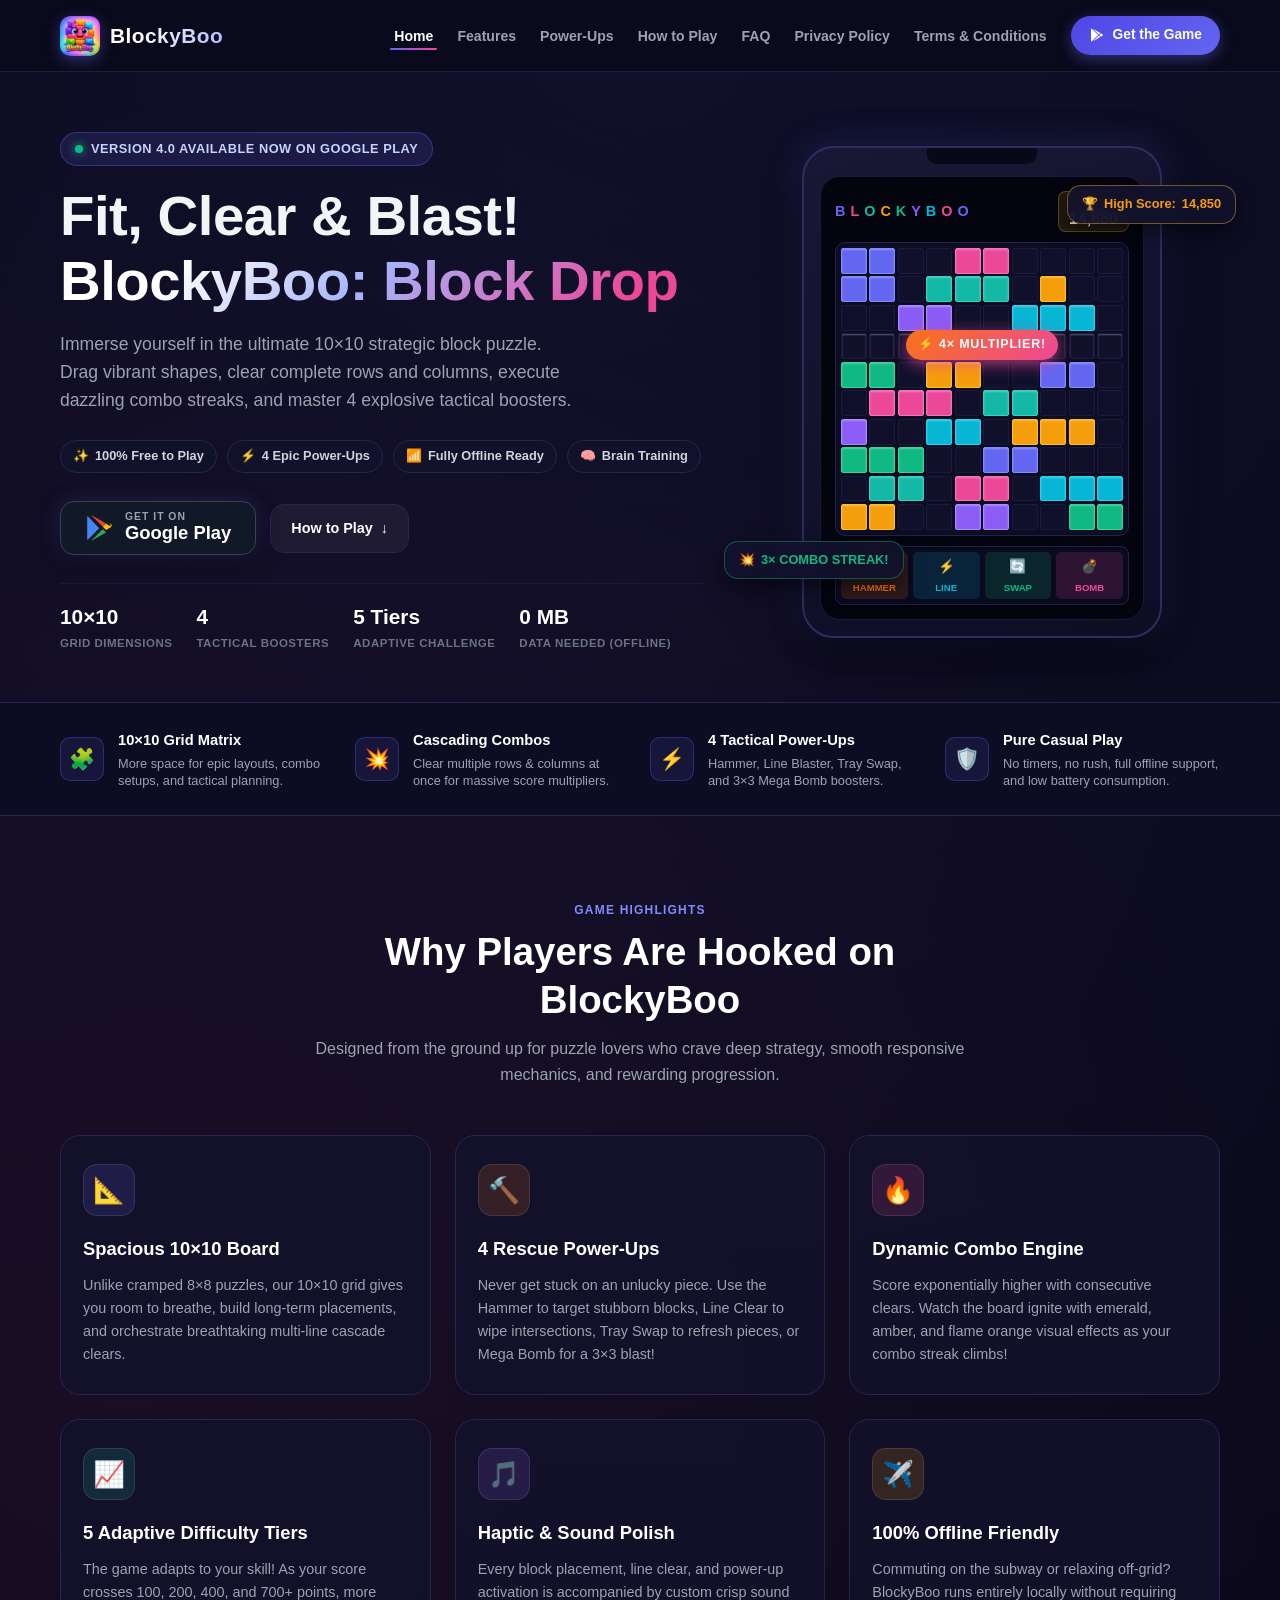
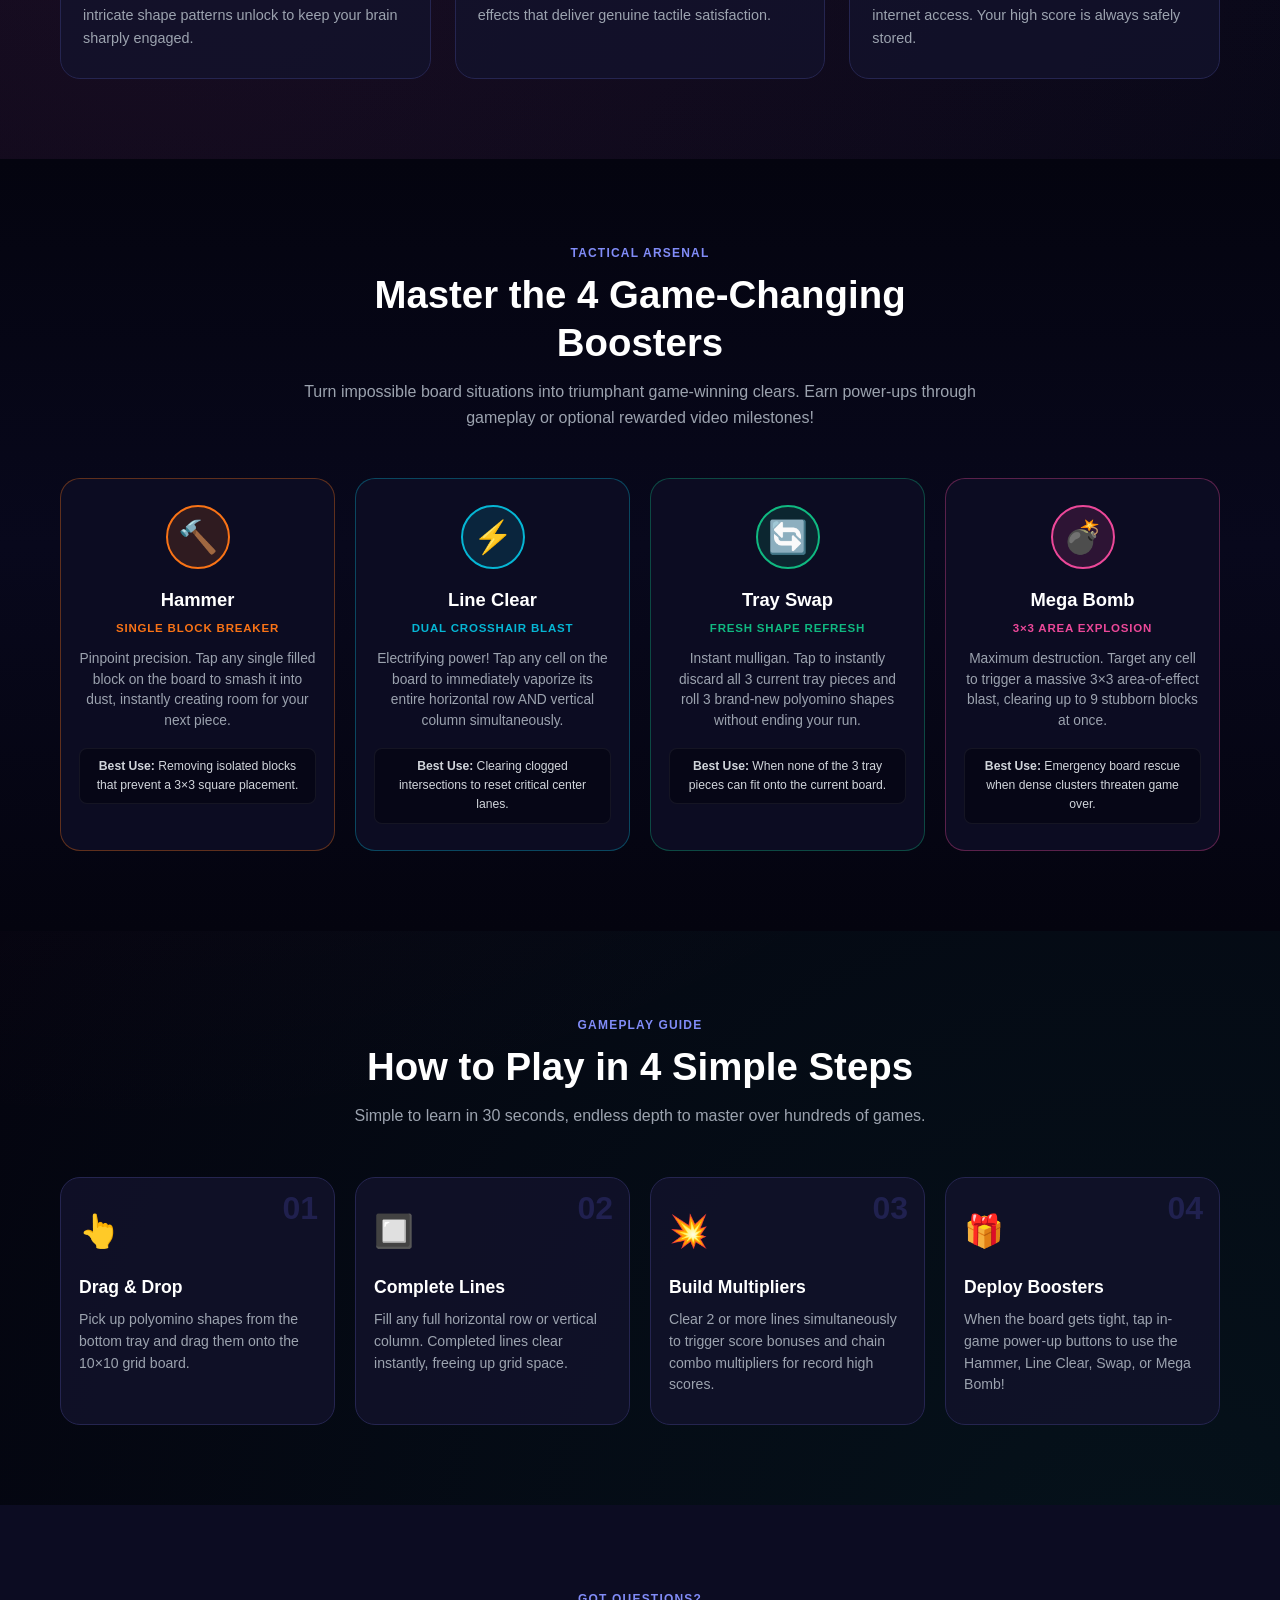
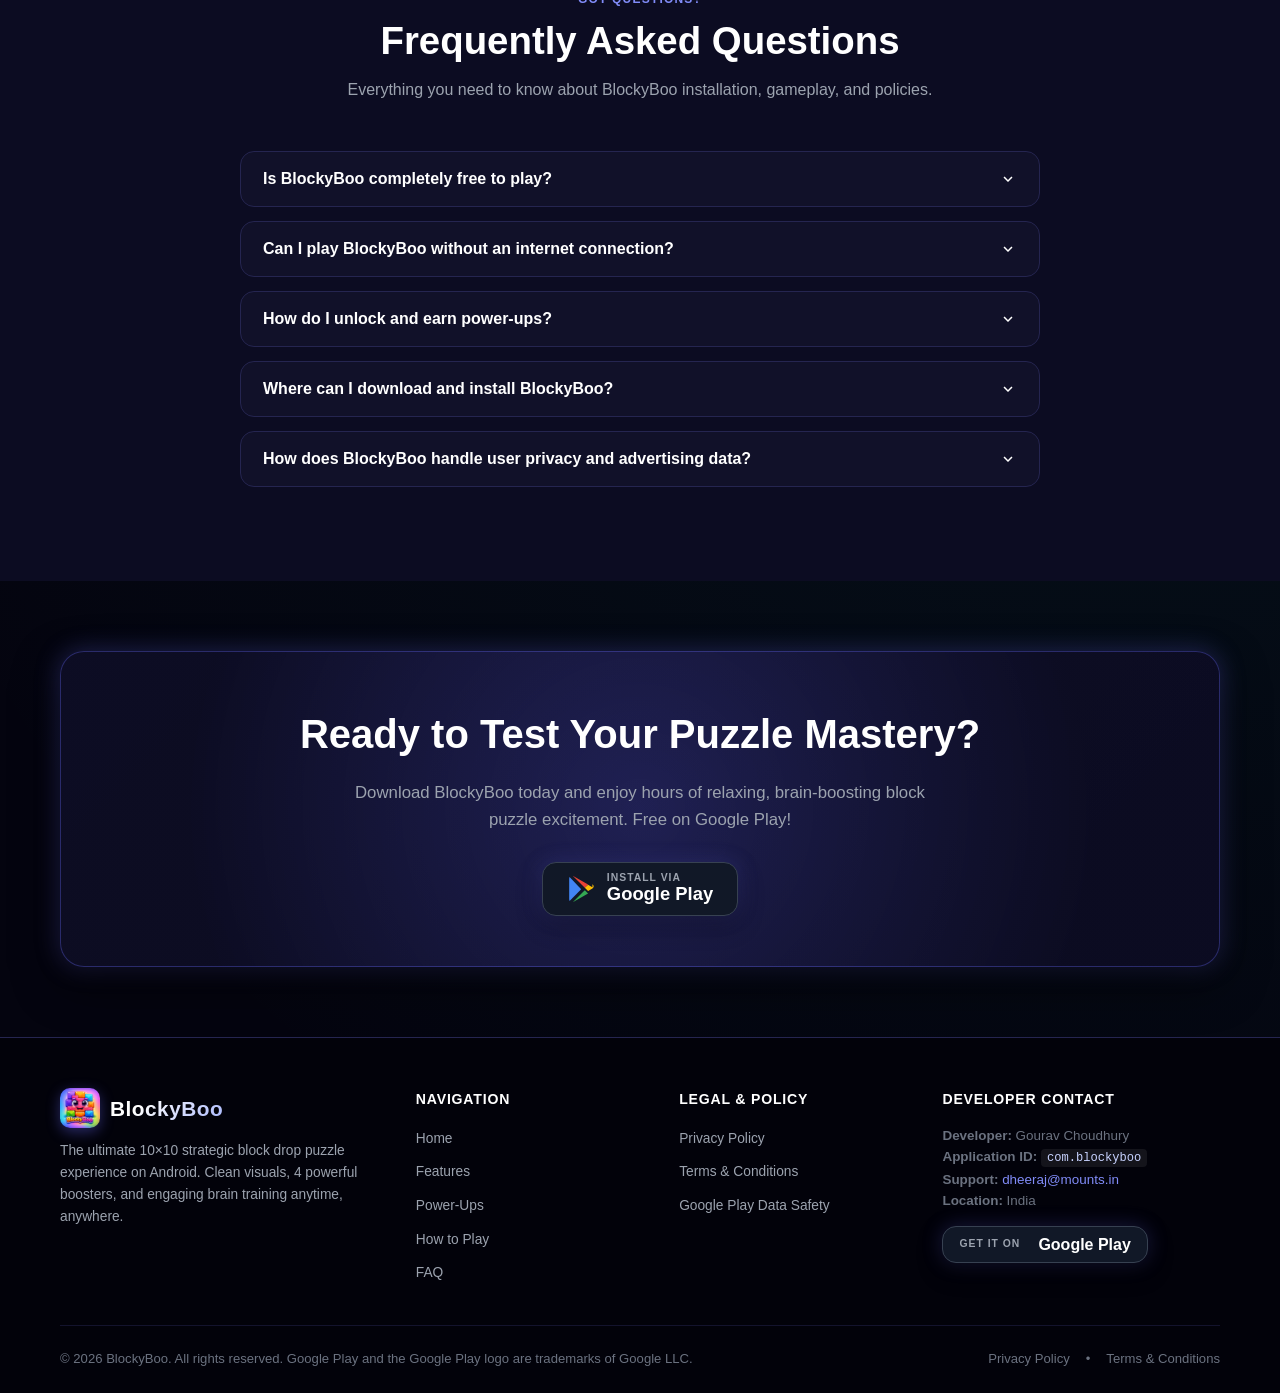
<file: index.html>
<!DOCTYPE html>
<html lang="en">
<head>
  <meta charset="UTF-8">
  <meta name="viewport" content="width=device-width, initial-scale=1.0">
  <title>BlockyBoo: Block Drop Puzzle - Official Game Website</title>
  <meta name="description" content="Experience BlockyBoo: The ultimate 10x10 block drop puzzle game. Clear lines, trigger explosive combos, unlock 4 unique power-ups, and train your brain offline. Download free on Google Play!">
  <meta name="keywords" content="BlockyBoo, block puzzle game, 10x10 puzzle, block drop, brain training, casual puzzle, mobile game, offline game, android puzzle game">
  
  <!-- Open Graph / Facebook -->
  <meta property="og:type" content="website">
  <meta property="og:url" content="https://blockyboo.com/">
  <meta property="og:title" content="BlockyBoo: Block Drop Puzzle - The Ultimate 10x10 Puzzle">
  <meta property="og:description" content="Fit, clear, and blast blocks in this addictive 10x10 grid puzzle. Features 4 epic power-ups and offline brain training!">
  <meta property="og:image" content="assets/icon.png">

  <!-- Twitter Card -->
  <meta name="twitter:card" content="summary_large_image">
  <meta name="twitter:title" content="BlockyBoo: Block Drop Puzzle">
  <meta name="twitter:description" content="Fit, clear, and blast blocks in this addictive 10x10 grid puzzle. Features 4 epic power-ups and offline brain training!">
  <meta name="twitter:image" content="assets/icon.png">

  <!-- Favicon -->
  <link rel="icon" type="image/png" href="assets/icon.png">
  <link rel="apple-touch-icon" href="assets/icon.png">

  <!-- Stylesheet -->
  <link rel="stylesheet" href="styles.css">
</head>
<body>

  <!-- ========================================================================
       Navigation Bar (Interlinked across all pages)
       ======================================================================== -->
  <header class="site-header">
    <div class="container nav-container">
      <a href="index.html" class="brand-link" aria-label="BlockyBoo Home">
        <img src="assets/icon.png" alt="BlockyBoo Game Logo" class="brand-icon" width="40" height="40">
        <span class="brand-text">BlockyBoo</span>
      </a>

      <!-- Mobile Hamburger Toggle -->
      <button class="mobile-toggle" aria-label="Toggle navigation menu" aria-expanded="false">
        <span></span>
        <span></span>
        <span></span>
      </button>

      <!-- Main Navigation Menu -->
      <nav class="main-nav" aria-label="Main Navigation">
        <ul class="nav-list">
          <li><a href="index.html" class="nav-link active">Home</a></li>
          <li><a href="#features" class="nav-link">Features</a></li>
          <li><a href="#powerups" class="nav-link">Power-Ups</a></li>
          <li><a href="#how-to-play" class="nav-link">How to Play</a></li>
          <li><a href="#faq" class="nav-link">FAQ</a></li>
          <li><a href="privacy-policy.html" class="nav-link">Privacy Policy</a></li>
          <li><a href="terms-and-conditions.html" class="nav-link">Terms &amp; Conditions</a></li>
        </ul>

        <!-- Direct Play Store Download Action -->
        <a href="https://play.google.com/store/apps/details?id=com.blockyboo" target="_blank" rel="noopener noreferrer" class="nav-cta" title="Get BlockyBoo on Google Play">
          <svg viewBox="0 0 24 24" aria-hidden="true">
            <path d="M3,20.5V3.5C3,2.91 3.34,2.39 3.84,2.15L13.69,12L3.84,21.85C3.34,21.6 3,21.09 3,20.5M16.81,15.12L6.05,21.34L14.54,12.85L16.81,15.12M20.16,10.81C20.5,11.08 20.75,11.5 20.75,12C20.75,12.5 20.5,12.92 20.16,13.19L17.89,14.5L15.39,12L17.89,9.5L20.16,10.81M6.05,2.66L16.81,8.88L14.54,11.15L6.05,2.66Z" />
          </svg>
          <span>Get the Game</span>
        </a>
      </nav>
    </div>
  </header>

  <main>
    <!-- ========================================================================
         Hero Section
         ======================================================================== -->
    <section class="hero-section">
      <div class="container hero-grid">
        <div class="hero-content">
          <div class="hero-tag">
            <span class="hero-tag-pulse"></span>
            <span>Version 4.0 Available Now on Google Play</span>
          </div>

          <h1 class="hero-title">
            Fit, Clear &amp; Blast! <br>
            <span class="text-gradient">BlockyBoo: Block Drop</span>
          </h1>

          <p class="hero-subtitle">
            Immerse yourself in the ultimate 10×10 strategic block puzzle. Drag vibrant shapes, clear complete rows and columns, execute dazzling combo streaks, and master 4 explosive tactical boosters.
          </p>

          <div class="hero-badges-row">
            <div class="feature-pill"><span class="pill-icon">✨</span> 100% Free to Play</div>
            <div class="feature-pill"><span class="pill-icon">⚡</span> 4 Epic Power-Ups</div>
            <div class="feature-pill"><span class="pill-icon">📶</span> Fully Offline Ready</div>
            <div class="feature-pill"><span class="pill-icon">🧠</span> Brain Training</div>
          </div>

          <div class="hero-actions">
            <!-- Google Play Store Direct CTA -->
            <a href="https://play.google.com/store/apps/details?id=com.blockyboo" target="_blank" rel="noopener noreferrer" class="btn-playstore" aria-label="Download BlockyBoo on Google Play">
              <svg class="play-icon" viewBox="0 0 512 512" fill="none" xmlns="http://www.w3.org/2000/svg" aria-hidden="true">
                <path d="M325.3 234.3L104.6 13l280.8 161.2-60.1 60.1z" fill="#ea4335"/>
                <path d="M47 38.6c-4.2 8.4-6.6 18.2-6.6 29v376.8c0 10.8 2.4 20.6 6.6 29l212.1-212.2L47 38.6z" fill="#4285f4"/>
                <path d="M325.3 277.7l60.1 60.1L104.6 499l220.7-221.3z" fill="#34a853"/>
                <path d="M465 223.1L385.4 177.3l-60.1 57 60.1 57 79.6-45.8c13.8-7.9 22.3-22.7 22.3-39.2s-8.5-31.3-22.3-39.2z" fill="#fbbc04"/>
              </svg>
              <div class="btn-text-wrap">
                <span class="btn-micro">GET IT ON</span>
                <span class="btn-macro">Google Play</span>
              </div>
            </a>

            <a href="#how-to-play" class="btn-secondary">
              <span>How to Play</span>
              <span>↓</span>
            </a>
          </div>

          <div class="hero-stats-row">
            <div class="stat-item">
              <span class="stat-val">10×10</span>
              <span class="stat-label">Grid Dimensions</span>
            </div>
            <div class="stat-item">
              <span class="stat-val">4</span>
              <span class="stat-label">Tactical Boosters</span>
            </div>
            <div class="stat-item">
              <span class="stat-val">5 Tiers</span>
              <span class="stat-label">Adaptive Challenge</span>
            </div>
            <div class="stat-item">
              <span class="stat-val">0 MB</span>
              <span class="stat-label">Data Needed (Offline)</span>
            </div>
          </div>
        </div>

        <!-- Phone Mockup Preview -->
        <div class="hero-mockup-wrapper">
          <div class="mockup-floater floater-1">
            <span>🏆</span> High Score: <strong>14,850</strong>
          </div>
          <div class="mockup-floater floater-2">
            <span>💥</span> <strong>3× COMBO STREAK!</strong>
          </div>

          <div class="device-frame">
            <div class="device-notch"></div>
            
            <div class="game-preview-screen">
              <div class="preview-top-bar">
                <div class="preview-logo-badge">
                  <span style="color:#6366f1">B</span>
                  <span style="color:#ec4899">L</span>
                  <span style="color:#14b8a6">O</span>
                  <span style="color:#f59e0b">C</span>
                  <span style="color:#10b981">K</span>
                  <span style="color:#8b5cf6">Y</span>
                  <span style="color:#06b6d4">B</span>
                  <span style="color:#ec4899">O</span>
                  <span style="color:#6366f1">O</span>
                </div>
                <div class="preview-score-box">
                  <div class="preview-score-label">SCORE</div>
                  <div class="preview-score-num">14,850</div>
                </div>
              </div>

              <!-- 10x10 Interactive Puzzle Board Preview -->
              <div class="preview-board-wrap">
                <div class="floating-combo-tag">⚡ 4× MULTIPLIER!</div>
                
                <div class="puzzle-grid-10" id="previewGrid">
                  <!-- Row 0 -->
                  <div class="p-cell filled c-indigo"></div><div class="p-cell filled c-indigo"></div><div class="p-cell"></div><div class="p-cell"></div><div class="p-cell filled c-pink"></div><div class="p-cell filled c-pink"></div><div class="p-cell"></div><div class="p-cell"></div><div class="p-cell"></div><div class="p-cell"></div>
                  <!-- Row 1 -->
                  <div class="p-cell filled c-indigo"></div><div class="p-cell filled c-indigo"></div><div class="p-cell"></div><div class="p-cell filled c-teal"></div><div class="p-cell filled c-teal"></div><div class="p-cell filled c-teal"></div><div class="p-cell"></div><div class="p-cell filled c-amber"></div><div class="p-cell"></div><div class="p-cell"></div>
                  <!-- Row 2 -->
                  <div class="p-cell"></div><div class="p-cell"></div><div class="p-cell filled c-purple"></div><div class="p-cell filled c-purple"></div><div class="p-cell"></div><div class="p-cell"></div><div class="p-cell filled c-cyan"></div><div class="p-cell filled c-cyan"></div><div class="p-cell filled c-cyan"></div><div class="p-cell"></div>
                  <!-- Row 3 (Full Line Clearing) -->
                  <div class="p-cell filled clearing"></div><div class="p-cell filled clearing"></div><div class="p-cell filled clearing"></div><div class="p-cell filled clearing"></div><div class="p-cell filled clearing"></div><div class="p-cell filled clearing"></div><div class="p-cell filled clearing"></div><div class="p-cell filled clearing"></div><div class="p-cell filled clearing"></div><div class="p-cell filled clearing"></div>
                  <!-- Row 4 -->
                  <div class="p-cell filled c-green"></div><div class="p-cell filled c-green"></div><div class="p-cell"></div><div class="p-cell filled c-amber"></div><div class="p-cell filled c-amber"></div><div class="p-cell"></div><div class="p-cell"></div><div class="p-cell filled c-indigo"></div><div class="p-cell filled c-indigo"></div><div class="p-cell"></div>
                  <!-- Row 5 -->
                  <div class="p-cell"></div><div class="p-cell filled c-pink"></div><div class="p-cell filled c-pink"></div><div class="p-cell filled c-pink"></div><div class="p-cell"></div><div class="p-cell filled c-teal"></div><div class="p-cell filled c-teal"></div><div class="p-cell"></div><div class="p-cell"></div><div class="p-cell"></div>
                  <!-- Row 6 -->
                  <div class="p-cell filled c-purple"></div><div class="p-cell"></div><div class="p-cell"></div><div class="p-cell filled c-cyan"></div><div class="p-cell filled c-cyan"></div><div class="p-cell"></div><div class="p-cell filled c-amber"></div><div class="p-cell filled c-amber"></div><div class="p-cell filled c-amber"></div><div class="p-cell"></div>
                  <!-- Row 7 -->
                  <div class="p-cell filled c-green"></div><div class="p-cell filled c-green"></div><div class="p-cell filled c-green"></div><div class="p-cell"></div><div class="p-cell"></div><div class="p-cell filled c-indigo"></div><div class="p-cell filled c-indigo"></div><div class="p-cell"></div><div class="p-cell"></div><div class="p-cell"></div>
                  <!-- Row 8 -->
                  <div class="p-cell"></div><div class="p-cell filled c-teal"></div><div class="p-cell filled c-teal"></div><div class="p-cell"></div><div class="p-cell filled c-pink"></div><div class="p-cell filled c-pink"></div><div class="p-cell"></div><div class="p-cell filled c-cyan"></div><div class="p-cell filled c-cyan"></div><div class="p-cell filled c-cyan"></div>
                  <!-- Row 9 -->
                  <div class="p-cell filled c-amber"></div><div class="p-cell filled c-amber"></div><div class="p-cell"></div><div class="p-cell"></div><div class="p-cell filled c-purple"></div><div class="p-cell filled c-purple"></div><div class="p-cell"></div><div class="p-cell"></div><div class="p-cell filled c-green"></div><div class="p-cell filled c-green"></div>
                </div>
              </div>

              <!-- Power-Up Quick Bar Preview -->
              <div class="preview-power-bar">
                <div class="preview-p-btn hammer">
                  <span class="preview-p-icon">🔨</span>
                  <span>HAMMER</span>
                </div>
                <div class="preview-p-btn line">
                  <span class="preview-p-icon">⚡</span>
                  <span>LINE</span>
                </div>
                <div class="preview-p-btn swap">
                  <span class="preview-p-icon">🔄</span>
                  <span>SWAP</span>
                </div>
                <div class="preview-p-btn bomb">
                  <span class="preview-p-icon">💣</span>
                  <span>BOMB</span>
                </div>
              </div>
            </div>
          </div>
        </div>
      </div>
    </section>

    <!-- ========================================================================
         Highlights Strip
         ======================================================================== -->
    <section class="highlights-strip">
      <div class="container highlights-grid">
        <div class="highlight-box">
          <div class="h-icon-wrap">🧩</div>
          <div class="h-content">
            <h3>10×10 Grid Matrix</h3>
            <p>More space for epic layouts, combo setups, and tactical planning.</p>
          </div>
        </div>

        <div class="highlight-box">
          <div class="h-icon-wrap">💥</div>
          <div class="h-content">
            <h3>Cascading Combos</h3>
            <p>Clear multiple rows &amp; columns at once for massive score multipliers.</p>
          </div>
        </div>

        <div class="highlight-box">
          <div class="h-icon-wrap">⚡</div>
          <div class="h-content">
            <h3>4 Tactical Power-Ups</h3>
            <p>Hammer, Line Blaster, Tray Swap, and 3×3 Mega Bomb boosters.</p>
          </div>
        </div>

        <div class="highlight-box">
          <div class="h-icon-wrap">🛡️</div>
          <div class="h-content">
            <h3>Pure Casual Play</h3>
            <p>No timers, no rush, full offline support, and low battery consumption.</p>
          </div>
        </div>
      </div>
    </section>

    <!-- ========================================================================
         Features Section
         ======================================================================== -->
    <section id="features" class="features-section">
      <div class="container">
        <div class="section-header">
          <span class="section-tag">Game Highlights</span>
          <h2 class="section-title">Why Players Are Hooked on BlockyBoo</h2>
          <p class="section-desc">
            Designed from the ground up for puzzle lovers who crave deep strategy, smooth responsive mechanics, and rewarding progression.
          </p>
        </div>

        <div class="features-grid">
          <div class="feature-card">
            <div class="f-icon-box indigo">📐</div>
            <h3 class="f-title">Spacious 10×10 Board</h3>
            <p class="f-desc">
              Unlike cramped 8×8 puzzles, our 10×10 grid gives you room to breathe, build long-term placements, and orchestrate breathtaking multi-line cascade clears.
            </p>
          </div>

          <div class="feature-card">
            <div class="f-icon-box orange">🔨</div>
            <h3 class="f-title">4 Rescue Power-Ups</h3>
            <p class="f-desc">
              Never get stuck on an unlucky piece. Use the Hammer to target stubborn blocks, Line Clear to wipe intersections, Tray Swap to refresh pieces, or Mega Bomb for a 3×3 blast!
            </p>
          </div>

          <div class="feature-card">
            <div class="f-icon-box pink">🔥</div>
            <h3 class="f-title">Dynamic Combo Engine</h3>
            <p class="f-desc">
              Score exponentially higher with consecutive clears. Watch the board ignite with emerald, amber, and flame orange visual effects as your combo streak climbs!
            </p>
          </div>

          <div class="feature-card">
            <div class="f-icon-box teal">📈</div>
            <h3 class="f-title">5 Adaptive Difficulty Tiers</h3>
            <p class="f-desc">
              The game adapts to your skill! As your score crosses 100, 200, 400, and 700+ points, more intricate shape patterns unlock to keep your brain sharply engaged.
            </p>
          </div>

          <div class="feature-card">
            <div class="f-icon-box purple">🎵</div>
            <h3 class="f-title">Haptic &amp; Sound Polish</h3>
            <p class="f-desc">
              Every block placement, line clear, and power-up activation is accompanied by custom crisp sound effects that deliver genuine tactile satisfaction.
            </p>
          </div>

          <div class="feature-card">
            <div class="f-icon-box amber">✈️</div>
            <h3 class="f-title">100% Offline Friendly</h3>
            <p class="f-desc">
              Commuting on the subway or relaxing off-grid? BlockyBoo runs entirely locally without requiring internet access. Your high score is always safely stored.
            </p>
          </div>
        </div>
      </div>
    </section>

    <!-- ========================================================================
         Power-Ups Showcase
         ======================================================================== -->
    <section id="powerups" class="powerups-section">
      <div class="container">
        <div class="section-header">
          <span class="section-tag">Tactical Arsenal</span>
          <h2 class="section-title">Master the 4 Game-Changing Boosters</h2>
          <p class="section-desc">
            Turn impossible board situations into triumphant game-winning clears. Earn power-ups through gameplay or optional rewarded video milestones!
          </p>
        </div>

        <div class="powerups-grid">
          <!-- Hammer -->
          <div class="power-card hammer">
            <div class="power-icon-circle">🔨</div>
            <h3 class="power-name">Hammer</h3>
            <div class="power-tagline">Single Block Breaker</div>
            <p class="power-desc">
              Pinpoint precision. Tap any single filled block on the board to smash it into dust, instantly creating room for your next piece.
            </p>
            <div class="power-tip-box">
              <strong>Best Use:</strong> Removing isolated blocks that prevent a 3×3 square placement.
            </div>
          </div>

          <!-- Line Clear -->
          <div class="power-card line">
            <div class="power-icon-circle">⚡</div>
            <h3 class="power-name">Line Clear</h3>
            <div class="power-tagline">Dual Crosshair Blast</div>
            <p class="power-desc">
              Electrifying power! Tap any cell on the board to immediately vaporize its entire horizontal row AND vertical column simultaneously.
            </p>
            <div class="power-tip-box">
              <strong>Best Use:</strong> Clearing clogged intersections to reset critical center lanes.
            </div>
          </div>

          <!-- Tray Swap -->
          <div class="power-card swap">
            <div class="power-icon-circle">🔄</div>
            <h3 class="power-name">Tray Swap</h3>
            <div class="power-tagline">Fresh Shape Refresh</div>
            <p class="power-desc">
              Instant mulligan. Tap to instantly discard all 3 current tray pieces and roll 3 brand-new polyomino shapes without ending your run.
            </p>
            <div class="power-tip-box">
              <strong>Best Use:</strong> When none of the 3 tray pieces can fit onto the current board.
            </div>
          </div>

          <!-- Mega Bomb -->
          <div class="power-card bomb">
            <div class="power-icon-circle">💣</div>
            <h3 class="power-name">Mega Bomb</h3>
            <div class="power-tagline">3×3 Area Explosion</div>
            <p class="power-desc">
              Maximum destruction. Target any cell to trigger a massive 3×3 area-of-effect blast, clearing up to 9 stubborn blocks at once.
            </p>
            <div class="power-tip-box">
              <strong>Best Use:</strong> Emergency board rescue when dense clusters threaten game over.
            </div>
          </div>
        </div>
      </div>
    </section>

    <!-- ========================================================================
         How to Play Section
         ======================================================================== -->
    <section id="how-to-play" class="how-to-section">
      <div class="container">
        <div class="section-header">
          <span class="section-tag">Gameplay Guide</span>
          <h2 class="section-title">How to Play in 4 Simple Steps</h2>
          <p class="section-desc">
            Simple to learn in 30 seconds, endless depth to master over hundreds of games.
          </p>
        </div>

        <div class="steps-timeline">
          <div class="step-card">
            <span class="step-num">01</span>
            <div class="step-icon">👆</div>
            <h3 class="step-title">Drag &amp; Drop</h3>
            <p class="step-desc">
              Pick up polyomino shapes from the bottom tray and drag them onto the 10×10 grid board.
            </p>
          </div>

          <div class="step-card">
            <span class="step-num">02</span>
            <div class="step-icon">🔲</div>
            <h3 class="step-title">Complete Lines</h3>
            <p class="step-desc">
              Fill any full horizontal row or vertical column. Completed lines clear instantly, freeing up grid space.
            </p>
          </div>

          <div class="step-card">
            <span class="step-num">03</span>
            <div class="step-icon">💥</div>
            <h3 class="step-title">Build Multipliers</h3>
            <p class="step-desc">
              Clear 2 or more lines simultaneously to trigger score bonuses and chain combo multipliers for record high scores.
            </p>
          </div>

          <div class="step-card">
            <span class="step-num">04</span>
            <div class="step-icon">🎁</div>
            <h3 class="step-title">Deploy Boosters</h3>
            <p class="step-desc">
              When the board gets tight, tap in-game power-up buttons to use the Hammer, Line Clear, Swap, or Mega Bomb!
            </p>
          </div>
        </div>
      </div>
    </section>

    <!-- ========================================================================
         FAQ Section
         ======================================================================== -->
    <section id="faq" class="faq-section">
      <div class="container">
        <div class="section-header">
          <span class="section-tag">Got Questions?</span>
          <h2 class="section-title">Frequently Asked Questions</h2>
          <p class="section-desc">Everything you need to know about BlockyBoo installation, gameplay, and policies.</p>
        </div>

        <div class="faq-container">
          <div class="faq-item">
            <button class="faq-header" aria-expanded="false">
              <span>Is BlockyBoo completely free to play?</span>
              <svg class="faq-arrow" viewBox="0 0 24 24"><path d="M7.41 8.59L12 13.17l4.59-4.58L18 10l-6 6-6-6 1.41-1.41z"/></svg>
            </button>
            <div class="faq-body">
              <p>Yes! BlockyBoo is 100% free to download and play from Google Play. All gameplay mechanics, levels, and features are completely accessible without paywalls. The game is supported by Google AdMob banner and optional rewarded ads.</p>
            </div>
          </div>

          <div class="faq-item">
            <button class="faq-header" aria-expanded="false">
              <span>Can I play BlockyBoo without an internet connection?</span>
              <svg class="faq-arrow" viewBox="0 0 24 24"><path d="M7.41 8.59L12 13.17l4.59-4.58L18 10l-6 6-6-6 1.41-1.41z"/></svg>
            </button>
            <div class="faq-body">
              <p>Absolutely. BlockyBoo is fully functional offline. You can place blocks, clear lines, earn points, and save your high scores without any Wi-Fi or cellular connection. An internet connection is only needed when downloading updates or choosing to watch rewarded ads for extra boosters.</p>
            </div>
          </div>

          <div class="faq-item">
            <button class="faq-header" aria-expanded="false">
              <span>How do I unlock and earn power-ups?</span>
              <svg class="faq-arrow" viewBox="0 0 24 24"><path d="M7.41 8.59L12 13.17l4.59-4.58L18 10l-6 6-6-6 1.41-1.41z"/></svg>
            </button>
            <div class="faq-body">
              <p>During gameplay, you can tap the "Get 1 Power" button to receive a random power-up after a short interstitial, or tap "Get All 4 Powers" to instantly stock up on all 4 boosters by watching an optional rewarded video ad.</p>
            </div>
          </div>

          <div class="faq-item">
            <button class="faq-header" aria-expanded="false">
              <span>Where can I download and install BlockyBoo?</span>
              <svg class="faq-arrow" viewBox="0 0 24 24"><path d="M7.41 8.59L12 13.17l4.59-4.58L18 10l-6 6-6-6 1.41-1.41z"/></svg>
            </button>
            <div class="faq-body">
              <p>BlockyBoo is officially distributed exclusively through the <a href="https://play.google.com/store/apps/details?id=com.blockyboo" target="_blank" rel="noopener noreferrer">Google Play Store</a>. We do not provide external APK downloads to guarantee that all players receive authentic, virus-free, and automatically updated software.</p>
            </div>
          </div>

          <div class="faq-item">
            <button class="faq-header" aria-expanded="false">
              <span>How does BlockyBoo handle user privacy and advertising data?</span>
              <svg class="faq-arrow" viewBox="0 0 24 24"><path d="M7.41 8.59L12 13.17l4.59-4.58L18 10l-6 6-6-6 1.41-1.41z"/></svg>
            </button>
            <div class="faq-body">
              <p>We respect your privacy. BlockyBoo does not require user accounts, names, or contact lists. We utilize certified Google AdMob SDK services which may process non-sensitive device identifiers (such as Android Advertising ID) for ad delivery and fraud prevention in accordance with Google Play's Data Safety standards, GDPR, and CCPA. Read our full <a href="privacy-policy.html">Privacy Policy</a> for complete details.</p>
            </div>
          </div>
        </div>
      </div>
    </section>

    <!-- ========================================================================
         Pre-Footer Download CTA Banner
         ======================================================================== -->
    <section class="cta-banner-section">
      <div class="container">
        <div class="cta-banner-card">
          <h2 class="cta-banner-title">Ready to Test Your Puzzle Mastery?</h2>
          <p class="cta-banner-sub">
            Download BlockyBoo today and enjoy hours of relaxing, brain-boosting block puzzle excitement. Free on Google Play!
          </p>
          <div class="cta-buttons-wrap">
            <a href="https://play.google.com/store/apps/details?id=com.blockyboo" target="_blank" rel="noopener noreferrer" class="btn-playstore" aria-label="Get BlockyBoo on Google Play">
              <svg class="play-icon" viewBox="0 0 512 512" fill="none" xmlns="http://www.w3.org/2000/svg" aria-hidden="true">
                <path d="M325.3 234.3L104.6 13l280.8 161.2-60.1 60.1z" fill="#ea4335"/>
                <path d="M47 38.6c-4.2 8.4-6.6 18.2-6.6 29v376.8c0 10.8 2.4 20.6 6.6 29l212.1-212.2L47 38.6z" fill="#4285f4"/>
                <path d="M325.3 277.7l60.1 60.1L104.6 499l220.7-221.3z" fill="#34a853"/>
                <path d="M465 223.1L385.4 177.3l-60.1 57 60.1 57 79.6-45.8c13.8-7.9 22.3-22.7 22.3-39.2s-8.5-31.3-22.3-39.2z" fill="#fbbc04"/>
              </svg>
              <div class="btn-text-wrap">
                <span class="btn-micro">INSTALL VIA</span>
                <span class="btn-macro">Google Play</span>
              </div>
            </a>
          </div>
        </div>
      </div>
    </section>
  </main>

  <!-- ========================================================================
       Footer (Interlinked across all pages)
       ======================================================================== -->
  <footer class="site-footer">
    <div class="container">
      <div class="footer-grid">
        <div class="footer-col brand-col">
          <a href="index.html" class="brand-link">
            <img src="assets/icon.png" alt="BlockyBoo Logo" class="brand-icon" width="40" height="40">
            <span class="brand-text">BlockyBoo</span>
          </a>
          <p class="footer-desc">
            The ultimate 10×10 strategic block drop puzzle experience on Android. Clean visuals, 4 powerful boosters, and engaging brain training anytime, anywhere.
          </p>
        </div>

        <div class="footer-col">
          <h4>Navigation</h4>
          <ul class="footer-links">
            <li><a href="index.html">Home</a></li>
            <li><a href="#features">Features</a></li>
            <li><a href="#powerups">Power-Ups</a></li>
            <li><a href="#how-to-play">How to Play</a></li>
            <li><a href="#faq">FAQ</a></li>
          </ul>
        </div>

        <div class="footer-col">
          <h4>Legal &amp; Policy</h4>
          <ul class="footer-links">
            <li><a href="privacy-policy.html">Privacy Policy</a></li>
            <li><a href="terms-and-conditions.html">Terms &amp; Conditions</a></li>
            <li><a href="privacy-policy.html#data-safety">Google Play Data Safety</a></li>
          </ul>
        </div>

        <div class="footer-col">
          <h4>Developer Contact</h4>
          <p class="footer-dev-text">
            <strong>Developer:</strong> Gourav Choudhury<br>
            <strong>Application ID:</strong> <code>com.blockyboo</code><br>
            <strong>Support:</strong> <a href="mailto:dheeraj@mounts.in">dheeraj@mounts.in</a><br>
            <strong>Location:</strong> India
          </p>
          <div style="margin-top:14px;">
            <a href="https://play.google.com/store/apps/details?id=com.blockyboo" target="_blank" rel="noopener noreferrer" class="btn-playstore" style="padding:8px 16px;">
              <span class="btn-micro" style="font-size:0.65rem;">GET IT ON</span>
              <span class="btn-macro" style="font-size:1rem; margin-left:6px;">Google Play</span>
            </a>
          </div>
        </div>
      </div>

      <div class="footer-bottom">
        <div>
          &copy; <span class="current-year">2026</span> BlockyBoo. All rights reserved. Google Play and the Google Play logo are trademarks of Google LLC.
        </div>
        <div class="footer-bottom-links">
          <a href="privacy-policy.html">Privacy Policy</a>
          <span>•</span>
          <a href="terms-and-conditions.html">Terms &amp; Conditions</a>
        </div>
      </div>
    </div>
  </footer>

  <!-- Scripts -->
  <script src="script.js"></script>
</body>
</html>
</file>
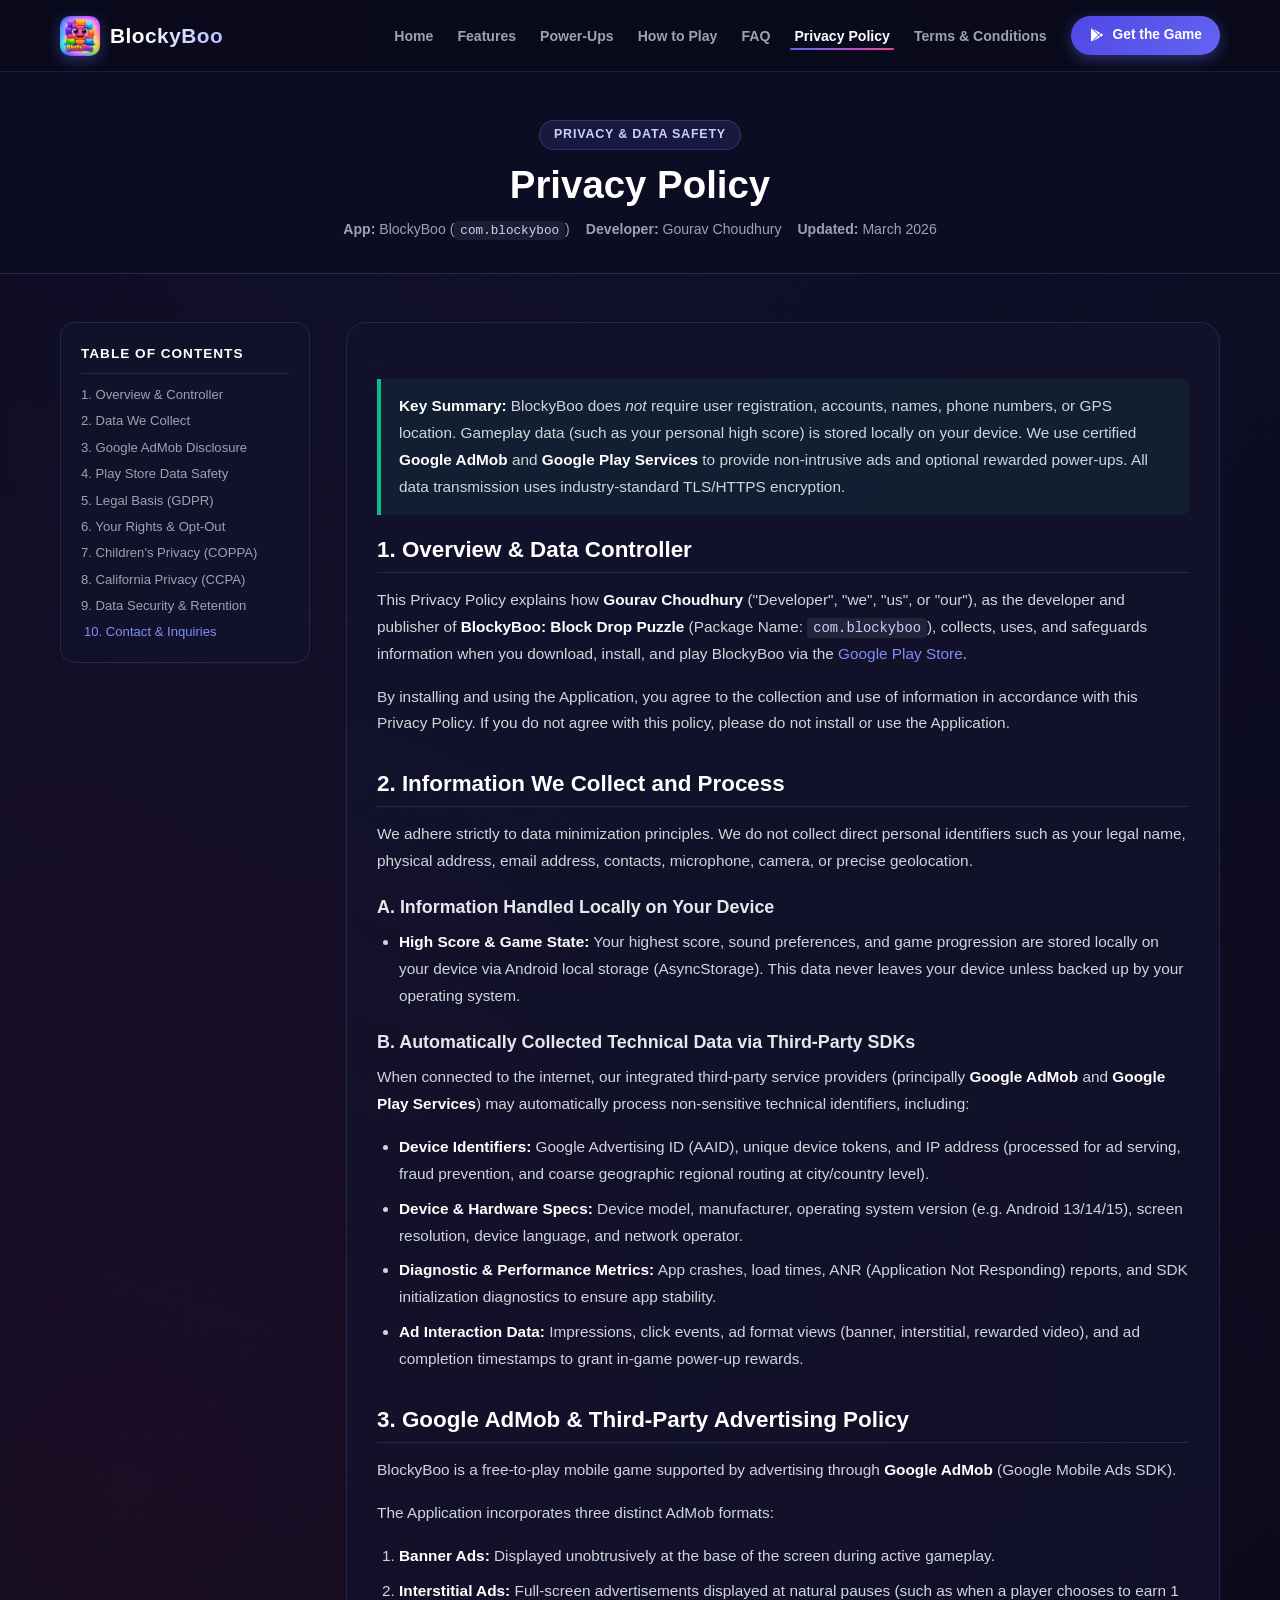
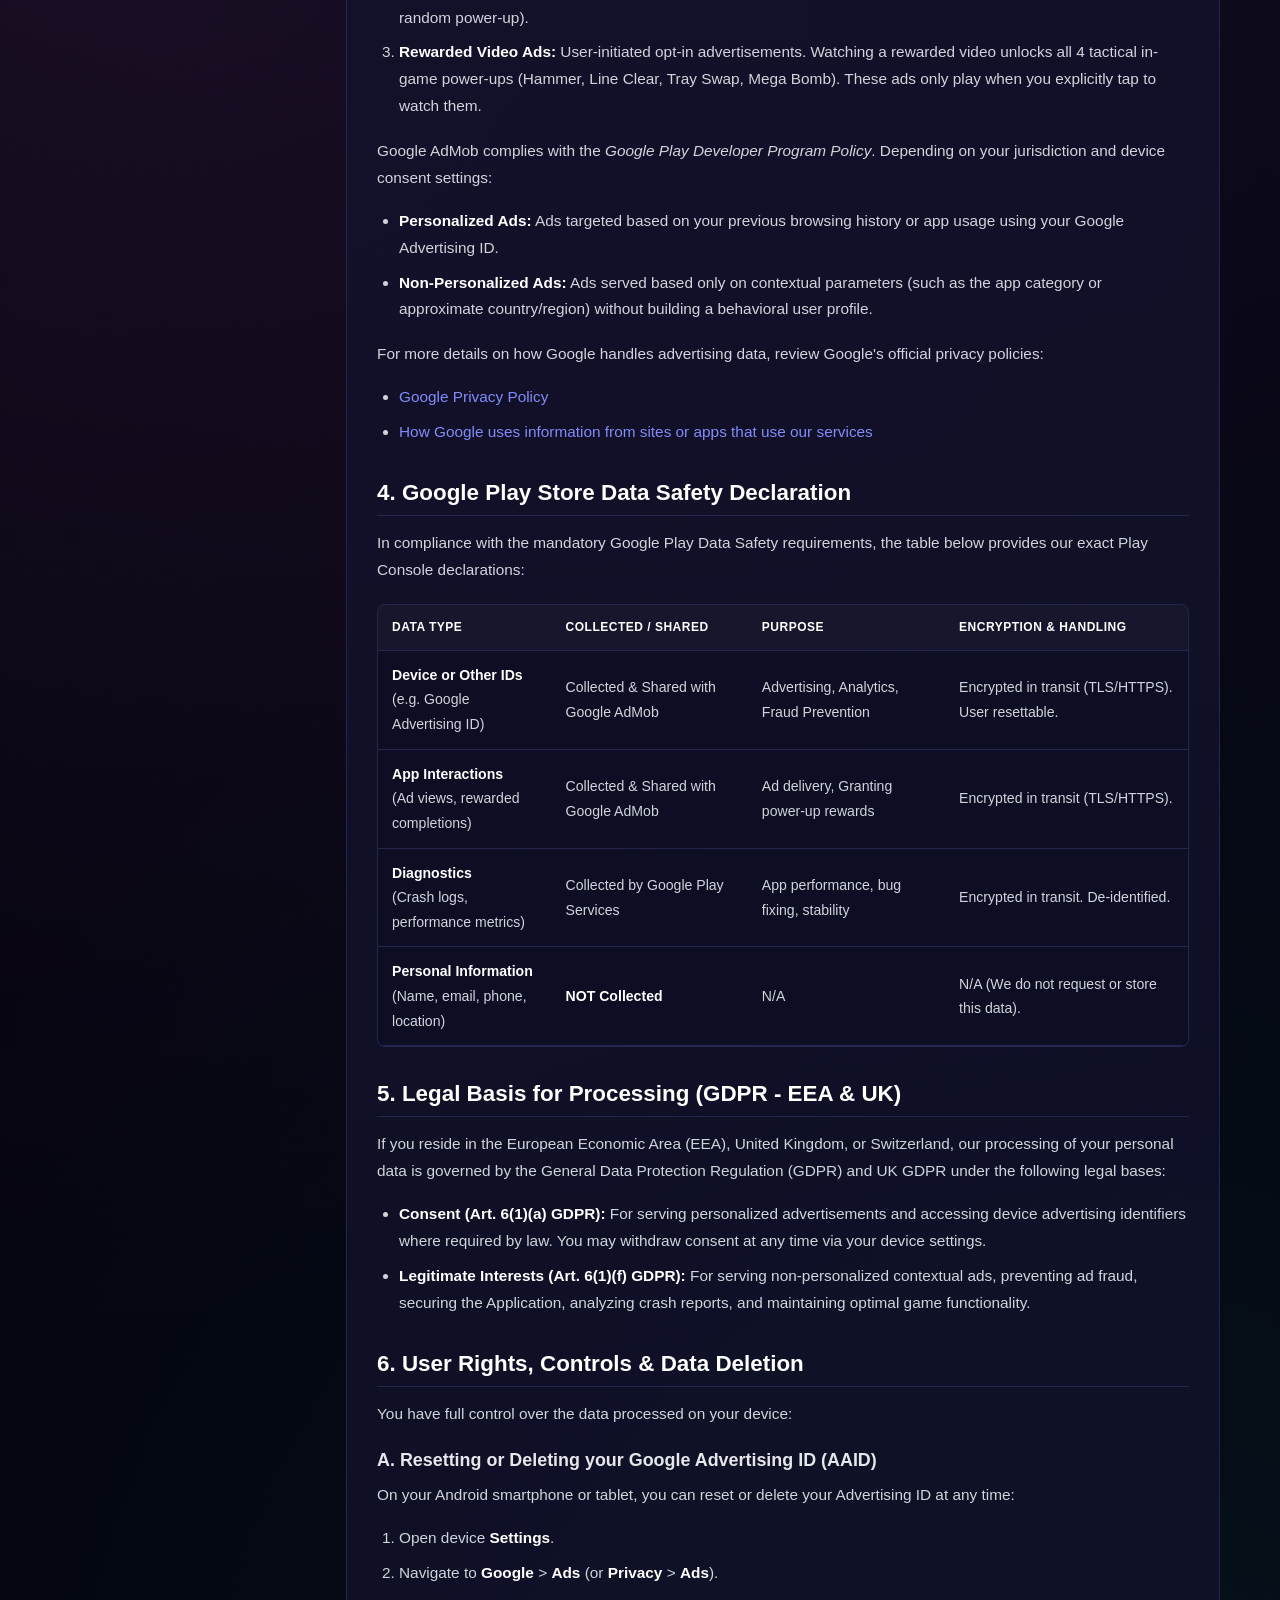
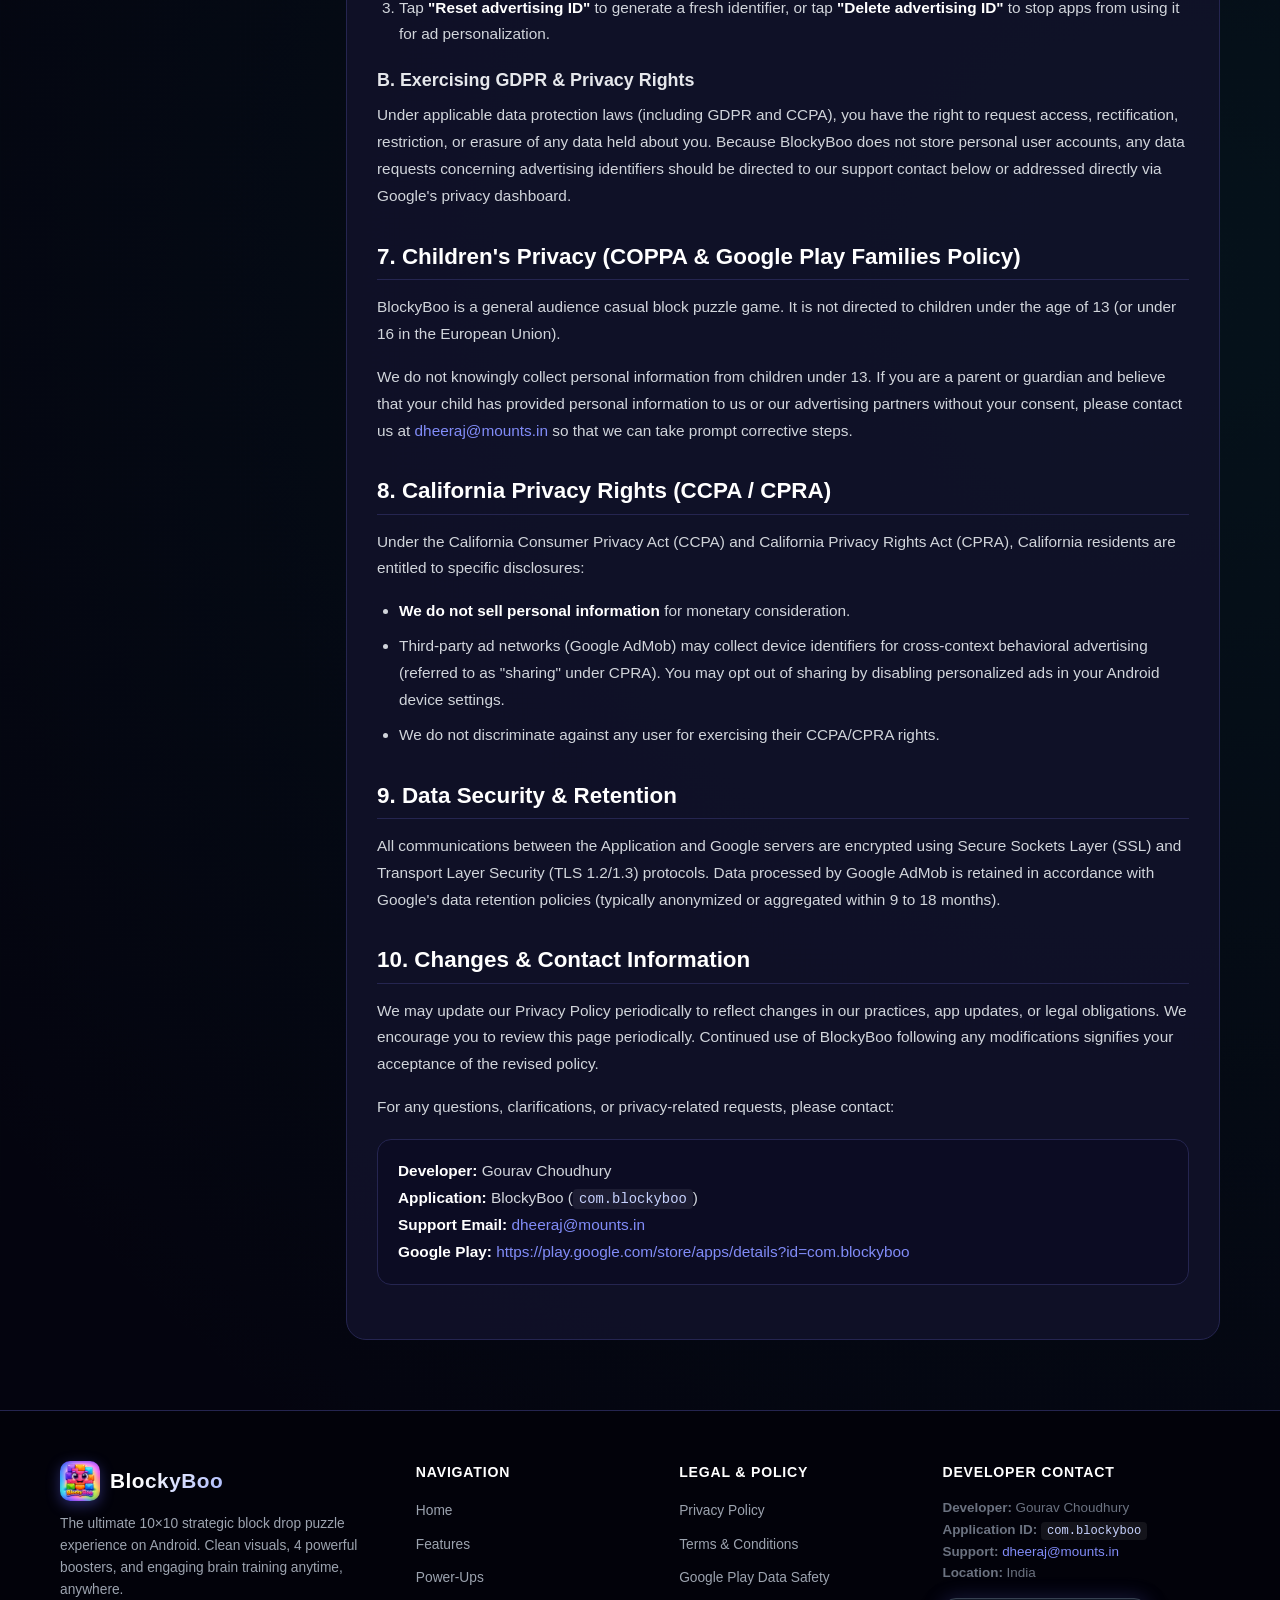
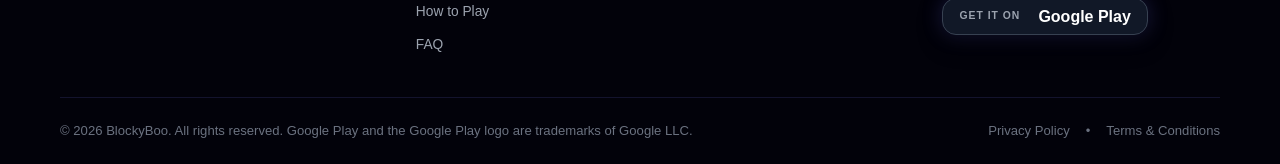
<file: privacy-policy.html>
<!DOCTYPE html>
<html lang="en">
<head>
  <meta charset="UTF-8">
  <meta name="viewport" content="width=device-width, initial-scale=1.0">
  <title>Privacy Policy - BlockyBoo | Google Play &amp; AdMob Compliant</title>
  <meta name="description" content="Privacy Policy for BlockyBoo: Block Drop Puzzle (com.blockyboo), developed by Gourav Choudhury. Compliant with Google Play Data Safety and AdMob standards.">
  <meta name="robots" content="index, follow">

  <!-- Open Graph -->
  <meta property="og:type" content="article">
  <meta property="og:title" content="Privacy Policy - BlockyBoo">
  <meta property="og:description" content="Privacy Policy for BlockyBoo (com.blockyboo), developed by Gourav Choudhury. Compliant with Google Play & AdMob standards.">
  <meta property="og:image" content="assets/icon.png">

  <!-- Favicon -->
  <link rel="icon" type="image/png" href="assets/icon.png">
  <link rel="apple-touch-icon" href="assets/icon.png">

  <!-- Stylesheet -->
  <link rel="stylesheet" href="styles.css">
</head>
<body>

  <!-- ========================================================================
       Header & Navigation Bar (Fully Interlinked)
       ======================================================================== -->
  <header class="site-header">
    <div class="container nav-container">
      <a href="index.html" class="brand-link" aria-label="BlockyBoo Home">
        <img src="assets/icon.png" alt="BlockyBoo Game Logo" class="brand-icon" width="40" height="40">
        <span class="brand-text">BlockyBoo</span>
      </a>

      <!-- Mobile Hamburger Toggle -->
      <button class="mobile-toggle" aria-label="Toggle navigation menu" aria-expanded="false">
        <span></span>
        <span></span>
        <span></span>
      </button>

      <!-- Main Navigation Menu -->
      <nav class="main-nav" aria-label="Main Navigation">
        <ul class="nav-list">
          <li><a href="index.html" class="nav-link">Home</a></li>
          <li><a href="index.html#features" class="nav-link">Features</a></li>
          <li><a href="index.html#powerups" class="nav-link">Power-Ups</a></li>
          <li><a href="index.html#how-to-play" class="nav-link">How to Play</a></li>
          <li><a href="index.html#faq" class="nav-link">FAQ</a></li>
          <li><a href="privacy-policy.html" class="nav-link active">Privacy Policy</a></li>
          <li><a href="terms-and-conditions.html" class="nav-link">Terms &amp; Conditions</a></li>
        </ul>

        <!-- Direct Play Store Download Action -->
        <a href="https://play.google.com/store/apps/details?id=com.blockyboo" target="_blank" rel="noopener noreferrer" class="nav-cta" title="Get BlockyBoo on Google Play">
          <svg viewBox="0 0 24 24" aria-hidden="true">
            <path d="M3,20.5V3.5C3,2.91 3.34,2.39 3.84,2.15L13.69,12L3.84,21.85C3.34,21.6 3,21.09 3,20.5M16.81,15.12L6.05,21.34L14.54,12.85L16.81,15.12M20.16,10.81C20.5,11.08 20.75,11.5 20.75,12C20.75,12.5 20.5,12.92 20.16,13.19L17.89,14.5L15.39,12L17.89,9.5L20.16,10.81M6.05,2.66L16.81,8.88L14.54,11.15L6.05,2.66Z" />
          </svg>
          <span>Get the Game</span>
        </a>
      </nav>
    </div>
  </header>

  <main>
    <!-- Page Hero Banner -->
    <section class="legal-page-header">
      <div class="container">
        <span class="legal-badge">Privacy &amp; Data Safety</span>
        <h1 class="legal-title">Privacy Policy</h1>
        <div class="legal-meta">
          <span><strong>App:</strong> BlockyBoo (<code>com.blockyboo</code>)</span>
          <span><strong>Developer:</strong> Gourav Choudhury</span>
          <span><strong>Updated:</strong> March 2026</span>
        </div>
      </div>
    </section>

    <!-- Main Content Layout -->
    <section class="legal-content-wrapper">
      <div class="container legal-layout">
        
        <!-- Sticky Table of Contents -->
        <aside class="legal-toc">
          <div class="toc-heading">Table of Contents</div>
          <ul class="toc-list">
            <li><a href="#overview" class="toc-link">1. Overview &amp; Controller</a></li>
            <li><a href="#data-collected" class="toc-link">2. Data We Collect</a></li>
            <li><a href="#admob-policy" class="toc-link">3. Google AdMob Disclosure</a></li>
            <li><a href="#data-safety" class="toc-link">4. Play Store Data Safety</a></li>
            <li><a href="#legal-basis" class="toc-link">5. Legal Basis (GDPR)</a></li>
            <li><a href="#opt-out" class="toc-link">6. Your Rights &amp; Opt-Out</a></li>
            <li><a href="#children" class="toc-link">7. Children's Privacy (COPPA)</a></li>
            <li><a href="#california" class="toc-link">8. California Privacy (CCPA)</a></li>
            <li><a href="#security" class="toc-link">9. Data Security &amp; Retention</a></li>
            <li><a href="#contact" class="toc-link">10. Contact &amp; Inquiries</a></li>
          </ul>
        </aside>

        <!-- Legal Content Body -->
        <article class="legal-body">
          <div class="legal-alert success">
            <strong>Key Summary:</strong> BlockyBoo does <em>not</em> require user registration, accounts, names, phone numbers, or GPS location. Gameplay data (such as your personal high score) is stored locally on your device. We use certified <strong>Google AdMob</strong> and <strong>Google Play Services</strong> to provide non-intrusive ads and optional rewarded power-ups. All data transmission uses industry-standard TLS/HTTPS encryption.
          </div>

          <h2 id="overview">1. Overview &amp; Data Controller</h2>
          <p>
            This Privacy Policy explains how <strong>Gourav Choudhury</strong> ("Developer", "we", "us", or "our"), as the developer and publisher of <strong>BlockyBoo: Block Drop Puzzle</strong> (Package Name: <code>com.blockyboo</code>), collects, uses, and safeguards information when you download, install, and play BlockyBoo via the <a href="https://play.google.com/store/apps/details?id=com.blockyboo" target="_blank" rel="noopener noreferrer">Google Play Store</a>.
          </p>
          <p>
            By installing and using the Application, you agree to the collection and use of information in accordance with this Privacy Policy. If you do not agree with this policy, please do not install or use the Application.
          </p>

          <h2 id="data-collected">2. Information We Collect and Process</h2>
          <p>
            We adhere strictly to data minimization principles. We do not collect direct personal identifiers such as your legal name, physical address, email address, contacts, microphone, camera, or precise geolocation.
          </p>
          
          <h3>A. Information Handled Locally on Your Device</h3>
          <ul>
            <li><strong>High Score &amp; Game State:</strong> Your highest score, sound preferences, and game progression are stored locally on your device via Android local storage (AsyncStorage). This data never leaves your device unless backed up by your operating system.</li>
          </ul>

          <h3>B. Automatically Collected Technical Data via Third-Party SDKs</h3>
          <p>
            When connected to the internet, our integrated third-party service providers (principally <strong>Google AdMob</strong> and <strong>Google Play Services</strong>) may automatically process non-sensitive technical identifiers, including:
          </p>
          <ul>
            <li><strong>Device Identifiers:</strong> Google Advertising ID (AAID), unique device tokens, and IP address (processed for ad serving, fraud prevention, and coarse geographic regional routing at city/country level).</li>
            <li><strong>Device &amp; Hardware Specs:</strong> Device model, manufacturer, operating system version (e.g. Android 13/14/15), screen resolution, device language, and network operator.</li>
            <li><strong>Diagnostic &amp; Performance Metrics:</strong> App crashes, load times, ANR (Application Not Responding) reports, and SDK initialization diagnostics to ensure app stability.</li>
            <li><strong>Ad Interaction Data:</strong> Impressions, click events, ad format views (banner, interstitial, rewarded video), and ad completion timestamps to grant in-game power-up rewards.</li>
          </ul>

          <h2 id="admob-policy">3. Google AdMob &amp; Third-Party Advertising Policy</h2>
          <p>
            BlockyBoo is a free-to-play mobile game supported by advertising through <strong>Google AdMob</strong> (Google Mobile Ads SDK).
          </p>
          <p>
            The Application incorporates three distinct AdMob formats:
          </p>
          <ol>
            <li><strong>Banner Ads:</strong> Displayed unobtrusively at the base of the screen during active gameplay.</li>
            <li><strong>Interstitial Ads:</strong> Full-screen advertisements displayed at natural pauses (such as when a player chooses to earn 1 random power-up).</li>
            <li><strong>Rewarded Video Ads:</strong> User-initiated opt-in advertisements. Watching a rewarded video unlocks all 4 tactical in-game power-ups (Hammer, Line Clear, Tray Swap, Mega Bomb). These ads only play when you explicitly tap to watch them.</li>
          </ol>
          <p>
            Google AdMob complies with the <em>Google Play Developer Program Policy</em>. Depending on your jurisdiction and device consent settings:
          </p>
          <ul>
            <li><strong>Personalized Ads:</strong> Ads targeted based on your previous browsing history or app usage using your Google Advertising ID.</li>
            <li><strong>Non-Personalized Ads:</strong> Ads served based only on contextual parameters (such as the app category or approximate country/region) without building a behavioral user profile.</li>
          </ul>
          <p>
            For more details on how Google handles advertising data, review Google's official privacy policies:
          </p>
          <ul>
            <li><a href="https://policies.google.com/privacy" target="_blank" rel="noopener noreferrer">Google Privacy Policy</a></li>
            <li><a href="https://policies.google.com/technologies/ads" target="_blank" rel="noopener noreferrer">How Google uses information from sites or apps that use our services</a></li>
          </ul>

          <h2 id="data-safety">4. Google Play Store Data Safety Declaration</h2>
          <p>
            In compliance with the mandatory Google Play Data Safety requirements, the table below provides our exact Play Console declarations:
          </p>

          <div class="table-scroll-hint">← Swipe table horizontally to view all columns →</div>
          <div class="policy-table-wrapper">
            <table class="policy-table">
              <thead>
                <tr>
                  <th>Data Type</th>
                  <th>Collected / Shared</th>
                  <th>Purpose</th>
                  <th>Encryption &amp; Handling</th>
                </tr>
              </thead>
              <tbody>
                <tr>
                  <td><strong>Device or Other IDs</strong><br>(e.g. Google Advertising ID)</td>
                  <td>Collected &amp; Shared with Google AdMob</td>
                  <td>Advertising, Analytics, Fraud Prevention</td>
                  <td>Encrypted in transit (TLS/HTTPS). User resettable.</td>
                </tr>
                <tr>
                  <td><strong>App Interactions</strong><br>(Ad views, rewarded completions)</td>
                  <td>Collected &amp; Shared with Google AdMob</td>
                  <td>Ad delivery, Granting power-up rewards</td>
                  <td>Encrypted in transit (TLS/HTTPS).</td>
                </tr>
                <tr>
                  <td><strong>Diagnostics</strong><br>(Crash logs, performance metrics)</td>
                  <td>Collected by Google Play Services</td>
                  <td>App performance, bug fixing, stability</td>
                  <td>Encrypted in transit. De-identified.</td>
                </tr>
                <tr>
                  <td><strong>Personal Information</strong><br>(Name, email, phone, location)</td>
                  <td><strong>NOT Collected</strong></td>
                  <td>N/A</td>
                  <td>N/A (We do not request or store this data).</td>
                </tr>
              </tbody>
            </table>
          </div>

          <h2 id="legal-basis">5. Legal Basis for Processing (GDPR - EEA &amp; UK)</h2>
          <p>
            If you reside in the European Economic Area (EEA), United Kingdom, or Switzerland, our processing of your personal data is governed by the General Data Protection Regulation (GDPR) and UK GDPR under the following legal bases:
          </p>
          <ul>
            <li><strong>Consent (Art. 6(1)(a) GDPR):</strong> For serving personalized advertisements and accessing device advertising identifiers where required by law. You may withdraw consent at any time via your device settings.</li>
            <li><strong>Legitimate Interests (Art. 6(1)(f) GDPR):</strong> For serving non-personalized contextual ads, preventing ad fraud, securing the Application, analyzing crash reports, and maintaining optimal game functionality.</li>
          </ul>

          <h2 id="opt-out">6. User Rights, Controls &amp; Data Deletion</h2>
          <p>
            You have full control over the data processed on your device:
          </p>
          
          <h3>A. Resetting or Deleting your Google Advertising ID (AAID)</h3>
          <p>
            On your Android smartphone or tablet, you can reset or delete your Advertising ID at any time:
          </p>
          <ol>
            <li>Open device <strong>Settings</strong>.</li>
            <li>Navigate to <strong>Google</strong> &gt; <strong>Ads</strong> (or <strong>Privacy</strong> &gt; <strong>Ads</strong>).</li>
            <li>Tap <strong>"Reset advertising ID"</strong> to generate a fresh identifier, or tap <strong>"Delete advertising ID"</strong> to stop apps from using it for ad personalization.</li>
          </ol>

          <h3>B. Exercising GDPR &amp; Privacy Rights</h3>
          <p>
            Under applicable data protection laws (including GDPR and CCPA), you have the right to request access, rectification, restriction, or erasure of any data held about you. Because BlockyBoo does not store personal user accounts, any data requests concerning advertising identifiers should be directed to our support contact below or addressed directly via Google's privacy dashboard.
          </p>

          <h2 id="children">7. Children's Privacy (COPPA &amp; Google Play Families Policy)</h2>
          <p>
            BlockyBoo is a general audience casual block puzzle game. It is not directed to children under the age of 13 (or under 16 in the European Union).
          </p>
          <p>
            We do not knowingly collect personal information from children under 13. If you are a parent or guardian and believe that your child has provided personal information to us or our advertising partners without your consent, please contact us at <a href="mailto:dheeraj@mounts.in">dheeraj@mounts.in</a> so that we can take prompt corrective steps.
          </p>

          <h2 id="california">8. California Privacy Rights (CCPA / CPRA)</h2>
          <p>
            Under the California Consumer Privacy Act (CCPA) and California Privacy Rights Act (CPRA), California residents are entitled to specific disclosures:
          </p>
          <ul>
            <li><strong>We do not sell personal information</strong> for monetary consideration.</li>
            <li>Third-party ad networks (Google AdMob) may collect device identifiers for cross-context behavioral advertising (referred to as "sharing" under CPRA). You may opt out of sharing by disabling personalized ads in your Android device settings.</li>
            <li>We do not discriminate against any user for exercising their CCPA/CPRA rights.</li>
          </ul>

          <h2 id="security">9. Data Security &amp; Retention</h2>
          <p>
            All communications between the Application and Google servers are encrypted using Secure Sockets Layer (SSL) and Transport Layer Security (TLS 1.2/1.3) protocols. Data processed by Google AdMob is retained in accordance with Google's data retention policies (typically anonymized or aggregated within 9 to 18 months).
          </p>

          <h2 id="contact">10. Changes &amp; Contact Information</h2>
          <p>
            We may update our Privacy Policy periodically to reflect changes in our practices, app updates, or legal obligations. We encourage you to review this page periodically. Continued use of BlockyBoo following any modifications signifies your acceptance of the revised policy.
          </p>
          <p>
            For any questions, clarifications, or privacy-related requests, please contact:
          </p>
          <div class="contact-card">
            <p style="margin:0;">
              <strong>Developer:</strong> Gourav Choudhury<br>
              <strong>Application:</strong> BlockyBoo (<code>com.blockyboo</code>)<br>
              <strong>Support Email:</strong> <a href="mailto:dheeraj@mounts.in">dheeraj@mounts.in</a><br>
              <strong>Google Play:</strong> <a href="https://play.google.com/store/apps/details?id=com.blockyboo" target="_blank" rel="noopener noreferrer">https://play.google.com/store/apps/details?id=com.blockyboo</a>
            </p>
          </div>
        </article>
      </div>
    </section>
  </main>

  <!-- ========================================================================
       Footer (Interlinked across all pages)
       ======================================================================== -->
  <footer class="site-footer">
    <div class="container">
      <div class="footer-grid">
        <div class="footer-col brand-col">
          <a href="index.html" class="brand-link">
            <img src="assets/icon.png" alt="BlockyBoo Logo" class="brand-icon" width="40" height="40">
            <span class="brand-text">BlockyBoo</span>
          </a>
          <p class="footer-desc">
            The ultimate 10×10 strategic block drop puzzle experience on Android. Clean visuals, 4 powerful boosters, and engaging brain training anytime, anywhere.
          </p>
        </div>

        <div class="footer-col">
          <h4>Navigation</h4>
          <ul class="footer-links">
            <li><a href="index.html">Home</a></li>
            <li><a href="index.html#features">Features</a></li>
            <li><a href="index.html#powerups">Power-Ups</a></li>
            <li><a href="index.html#how-to-play">How to Play</a></li>
            <li><a href="index.html#faq">FAQ</a></li>
          </ul>
        </div>

        <div class="footer-col">
          <h4>Legal &amp; Policy</h4>
          <ul class="footer-links">
            <li><a href="privacy-policy.html">Privacy Policy</a></li>
            <li><a href="terms-and-conditions.html">Terms &amp; Conditions</a></li>
            <li><a href="privacy-policy.html#data-safety">Google Play Data Safety</a></li>
          </ul>
        </div>

        <div class="footer-col">
          <h4>Developer Contact</h4>
          <p class="footer-dev-text">
            <strong>Developer:</strong> Gourav Choudhury<br>
            <strong>Application ID:</strong> <code>com.blockyboo</code><br>
            <strong>Support:</strong> <a href="mailto:dheeraj@mounts.in">dheeraj@mounts.in</a><br>
            <strong>Location:</strong> India
          </p>
          <div style="margin-top:14px;">
            <a href="https://play.google.com/store/apps/details?id=com.blockyboo" target="_blank" rel="noopener noreferrer" class="btn-playstore" style="padding:8px 16px;">
              <span class="btn-micro" style="font-size:0.65rem;">GET IT ON</span>
              <span class="btn-macro" style="font-size:1rem; margin-left:6px;">Google Play</span>
            </a>
          </div>
        </div>
      </div>

      <div class="footer-bottom">
        <div>
          &copy; <span class="current-year">2026</span> BlockyBoo. All rights reserved. Google Play and the Google Play logo are trademarks of Google LLC.
        </div>
        <div class="footer-bottom-links">
          <a href="privacy-policy.html">Privacy Policy</a>
          <span>•</span>
          <a href="terms-and-conditions.html">Terms &amp; Conditions</a>
        </div>
      </div>
    </div>
  </footer>

  <!-- Scripts -->
  <script src="script.js"></script>
</body>
</html>
</file>
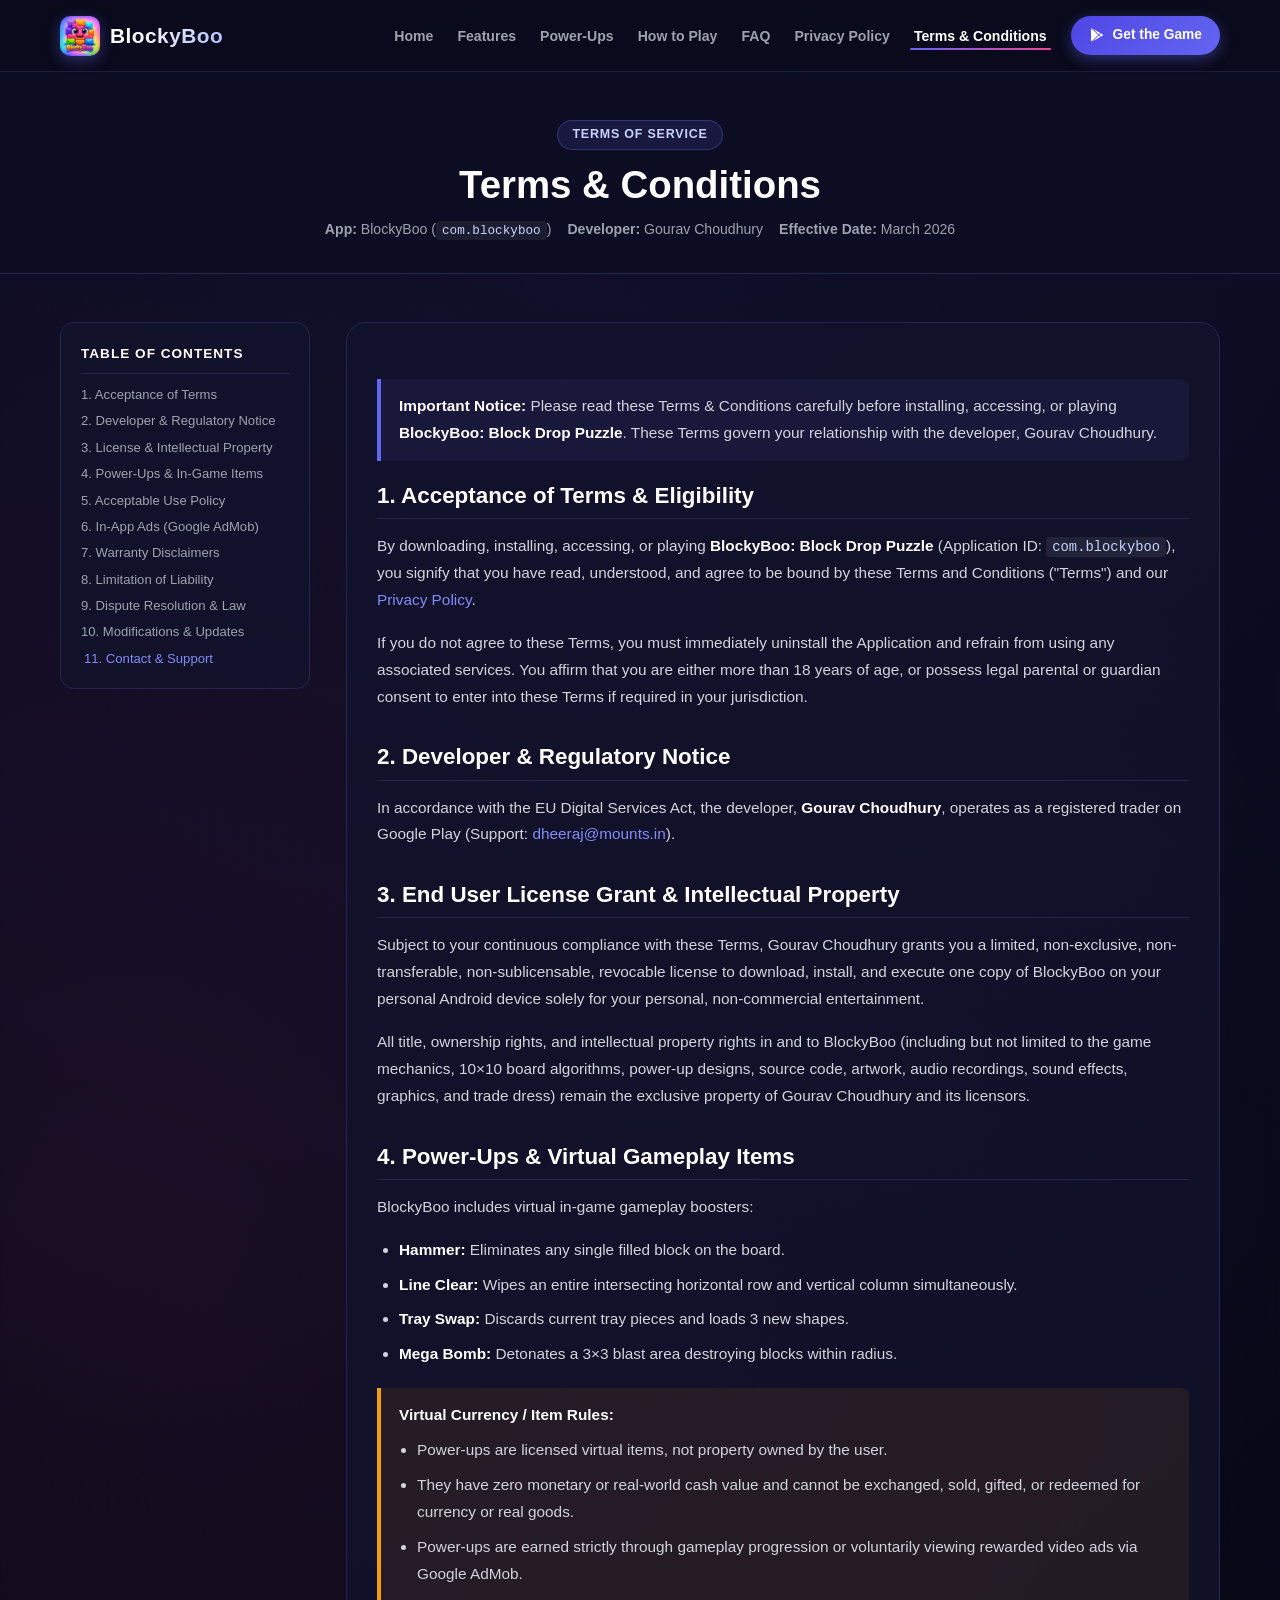
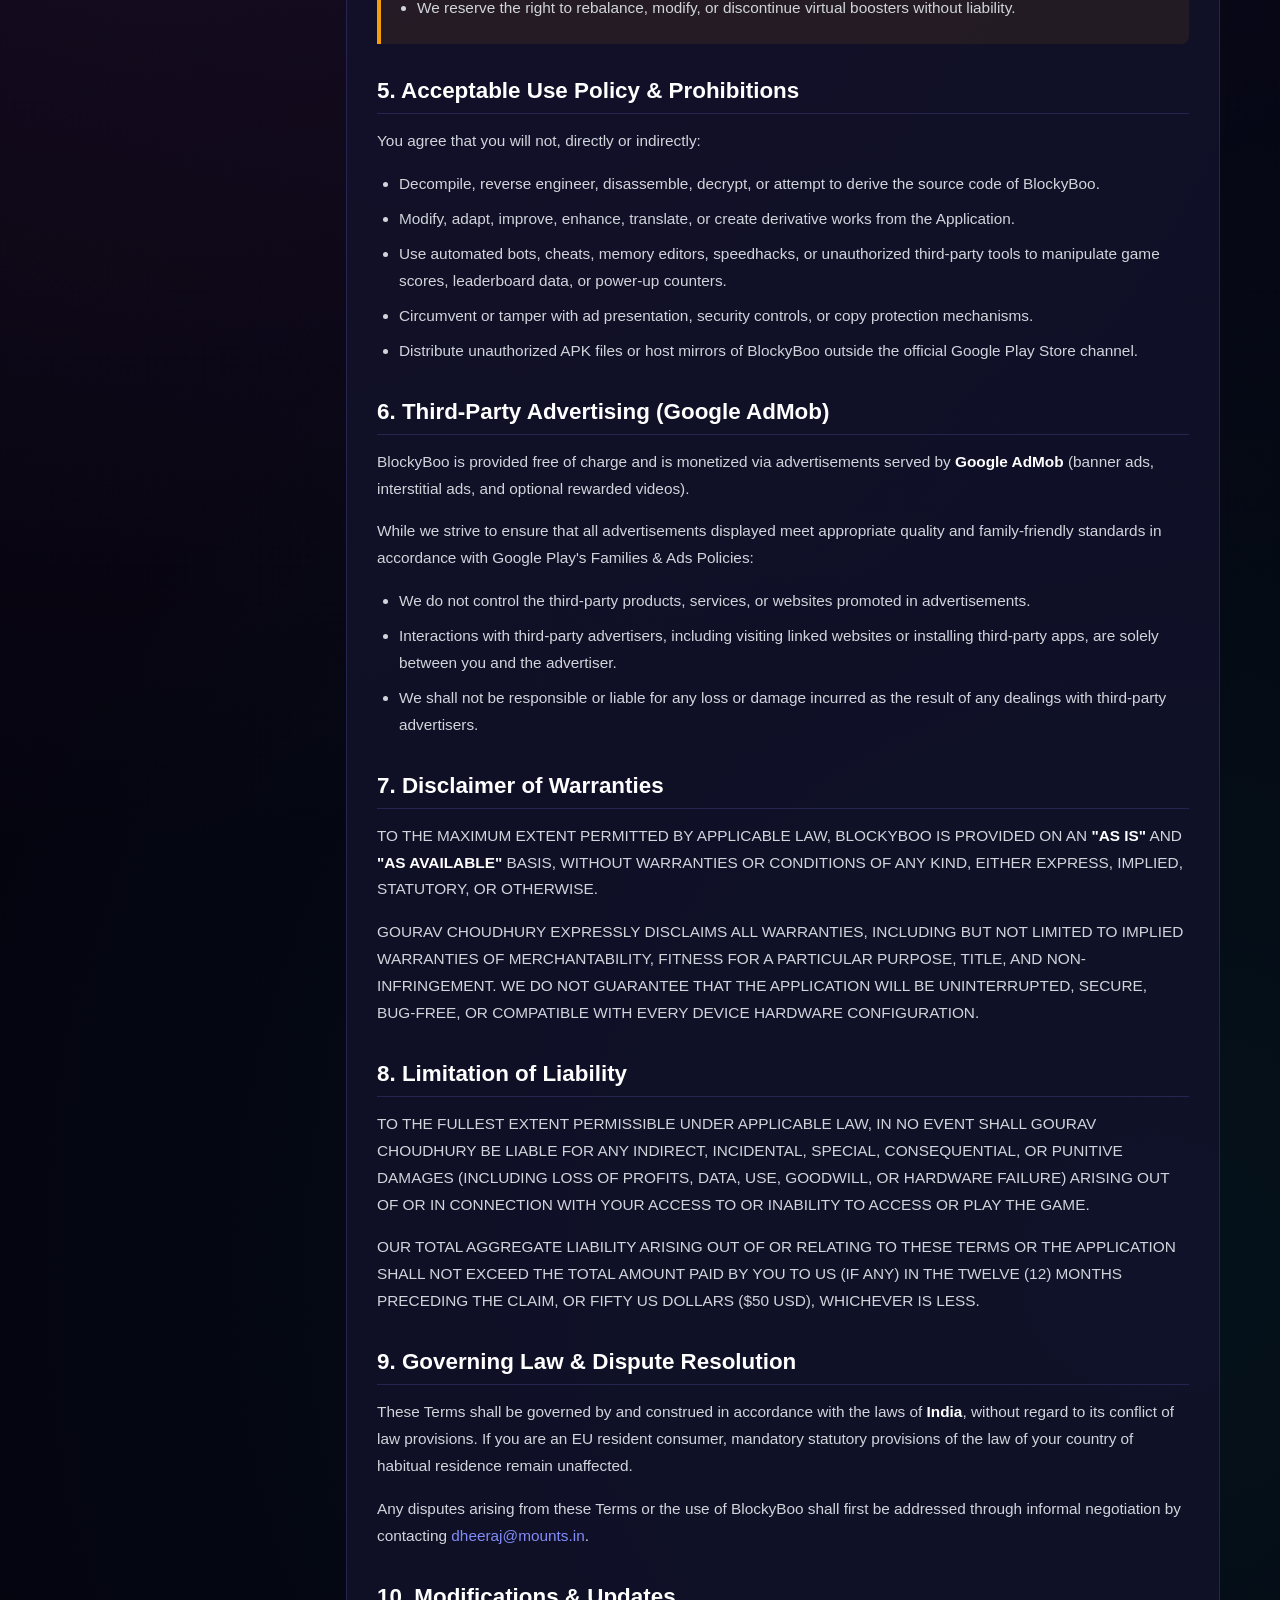
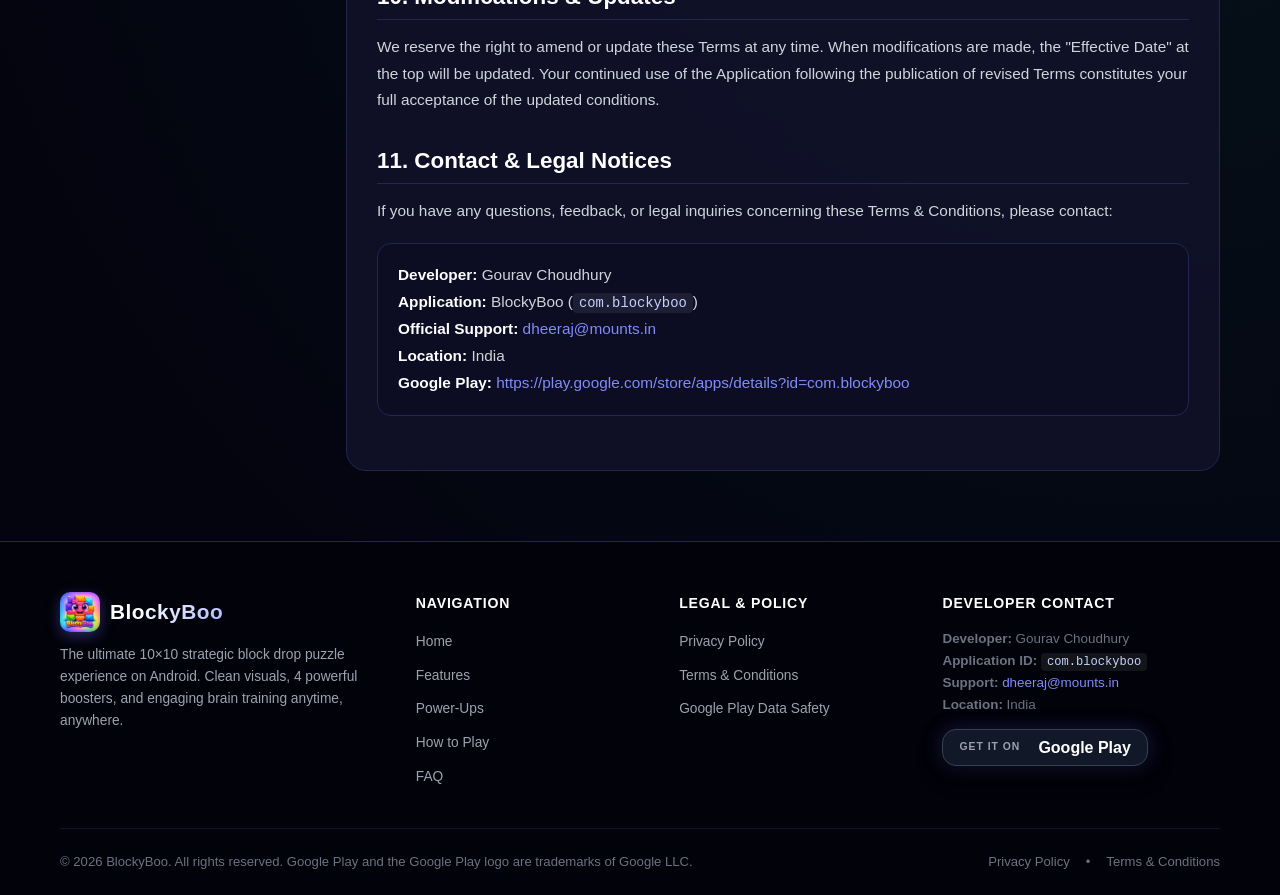
<file: terms-and-conditions.html>
<!DOCTYPE html>
<html lang="en">
<head>
  <meta charset="UTF-8">
  <meta name="viewport" content="width=device-width, initial-scale=1.0">
  <title>Terms &amp; Conditions - BlockyBoo | EU DSA &amp; Google Play Compliant</title>
  <meta name="description" content="Terms and Conditions and End User License Agreement for BlockyBoo: Block Drop Puzzle (com.blockyboo), developed by Gourav Choudhury.">
  <meta name="robots" content="index, follow">

  <!-- Open Graph -->
  <meta property="og:type" content="article">
  <meta property="og:title" content="Terms &amp; Conditions - BlockyBoo">
  <meta property="og:description" content="Terms and Conditions for BlockyBoo: Block Drop Puzzle (com.blockyboo), developed by Gourav Choudhury.">
  <meta property="og:image" content="assets/icon.png">

  <!-- Favicon -->
  <link rel="icon" type="image/png" href="assets/icon.png">
  <link rel="apple-touch-icon" href="assets/icon.png">

  <!-- Stylesheet -->
  <link rel="stylesheet" href="styles.css">
</head>
<body>

  <!-- ========================================================================
       Header & Navigation Bar (Fully Interlinked)
       ======================================================================== -->
  <header class="site-header">
    <div class="container nav-container">
      <a href="index.html" class="brand-link" aria-label="BlockyBoo Home">
        <img src="assets/icon.png" alt="BlockyBoo Game Logo" class="brand-icon" width="40" height="40">
        <span class="brand-text">BlockyBoo</span>
      </a>

      <!-- Mobile Hamburger Toggle -->
      <button class="mobile-toggle" aria-label="Toggle navigation menu" aria-expanded="false">
        <span></span>
        <span></span>
        <span></span>
      </button>

      <!-- Main Navigation Menu -->
      <nav class="main-nav" aria-label="Main Navigation">
        <ul class="nav-list">
          <li><a href="index.html" class="nav-link">Home</a></li>
          <li><a href="index.html#features" class="nav-link">Features</a></li>
          <li><a href="index.html#powerups" class="nav-link">Power-Ups</a></li>
          <li><a href="index.html#how-to-play" class="nav-link">How to Play</a></li>
          <li><a href="index.html#faq" class="nav-link">FAQ</a></li>
          <li><a href="privacy-policy.html" class="nav-link">Privacy Policy</a></li>
          <li><a href="terms-and-conditions.html" class="nav-link active">Terms &amp; Conditions</a></li>
        </ul>

        <!-- Direct Play Store Download Action -->
        <a href="https://play.google.com/store/apps/details?id=com.blockyboo" target="_blank" rel="noopener noreferrer" class="nav-cta" title="Get BlockyBoo on Google Play">
          <svg viewBox="0 0 24 24" aria-hidden="true">
            <path d="M3,20.5V3.5C3,2.91 3.34,2.39 3.84,2.15L13.69,12L3.84,21.85C3.34,21.6 3,21.09 3,20.5M16.81,15.12L6.05,21.34L14.54,12.85L16.81,15.12M20.16,10.81C20.5,11.08 20.75,11.5 20.75,12C20.75,12.5 20.5,12.92 20.16,13.19L17.89,14.5L15.39,12L17.89,9.5L20.16,10.81M6.05,2.66L16.81,8.88L14.54,11.15L6.05,2.66Z" />
          </svg>
          <span>Get the Game</span>
        </a>
      </nav>
    </div>
  </header>

  <main>
    <!-- Page Hero Banner -->
    <section class="legal-page-header">
      <div class="container">
        <span class="legal-badge">Terms of Service</span>
        <h1 class="legal-title">Terms &amp; Conditions</h1>
        <div class="legal-meta">
          <span><strong>App:</strong> BlockyBoo (<code>com.blockyboo</code>)</span>
          <span><strong>Developer:</strong> Gourav Choudhury</span>
          <span><strong>Effective Date:</strong> March 2026</span>
        </div>
      </div>
    </section>

    <!-- Main Content Layout -->
    <section class="legal-content-wrapper">
      <div class="container legal-layout">
        
        <!-- Sticky Table of Contents -->
        <aside class="legal-toc">
          <div class="toc-heading">Table of Contents</div>
          <ul class="toc-list">
            <li><a href="#acceptance" class="toc-link">1. Acceptance of Terms</a></li>
            <li><a href="#developer-notice" class="toc-link">2. Developer &amp; Regulatory Notice</a></li>
            <li><a href="#license" class="toc-link">3. License &amp; Intellectual Property</a></li>
            <li><a href="#virtual-items" class="toc-link">4. Power-Ups &amp; In-Game Items</a></li>
            <li><a href="#acceptable-use" class="toc-link">5. Acceptable Use Policy</a></li>
            <li><a href="#monetization-ads" class="toc-link">6. In-App Ads (Google AdMob)</a></li>
            <li><a href="#disclaimers" class="toc-link">7. Warranty Disclaimers</a></li>
            <li><a href="#liability" class="toc-link">8. Limitation of Liability</a></li>
            <li><a href="#dispute" class="toc-link">9. Dispute Resolution &amp; Law</a></li>
            <li><a href="#modifications" class="toc-link">10. Modifications &amp; Updates</a></li>
            <li><a href="#contact-info" class="toc-link">11. Contact &amp; Support</a></li>
          </ul>
        </aside>

        <!-- Legal Content Body -->
        <article class="legal-body">
          <div class="legal-alert">
            <strong>Important Notice:</strong> Please read these Terms &amp; Conditions carefully before installing, accessing, or playing <strong>BlockyBoo: Block Drop Puzzle</strong>. These Terms govern your relationship with the developer, Gourav Choudhury.
          </div>

          <h2 id="acceptance">1. Acceptance of Terms &amp; Eligibility</h2>
          <p>
            By downloading, installing, accessing, or playing <strong>BlockyBoo: Block Drop Puzzle</strong> (Application ID: <code>com.blockyboo</code>), you signify that you have read, understood, and agree to be bound by these Terms and Conditions ("Terms") and our <a href="privacy-policy.html">Privacy Policy</a>.
          </p>
          <p>
            If you do not agree to these Terms, you must immediately uninstall the Application and refrain from using any associated services. You affirm that you are either more than 18 years of age, or possess legal parental or guardian consent to enter into these Terms if required in your jurisdiction.
          </p>

          <!-- Developer & EU DSA Single Concise Notice -->
          <h2 id="developer-notice">2. Developer &amp; Regulatory Notice</h2>
          <p>
            In accordance with the EU Digital Services Act, the developer, <strong>Gourav Choudhury</strong>, operates as a registered trader on Google Play (Support: <a href="mailto:dheeraj@mounts.in">dheeraj@mounts.in</a>).
          </p>

          <h2 id="license">3. End User License Grant &amp; Intellectual Property</h2>
          <p>
            Subject to your continuous compliance with these Terms, Gourav Choudhury grants you a limited, non-exclusive, non-transferable, non-sublicensable, revocable license to download, install, and execute one copy of BlockyBoo on your personal Android device solely for your personal, non-commercial entertainment.
          </p>
          <p>
            All title, ownership rights, and intellectual property rights in and to BlockyBoo (including but not limited to the game mechanics, 10×10 board algorithms, power-up designs, source code, artwork, audio recordings, sound effects, graphics, and trade dress) remain the exclusive property of Gourav Choudhury and its licensors.
          </p>

          <h2 id="virtual-items">4. Power-Ups &amp; Virtual Gameplay Items</h2>
          <p>
            BlockyBoo includes virtual in-game gameplay boosters:
          </p>
          <ul>
            <li><strong>Hammer:</strong> Eliminates any single filled block on the board.</li>
            <li><strong>Line Clear:</strong> Wipes an entire intersecting horizontal row and vertical column simultaneously.</li>
            <li><strong>Tray Swap:</strong> Discards current tray pieces and loads 3 new shapes.</li>
            <li><strong>Mega Bomb:</strong> Detonates a 3×3 blast area destroying blocks within radius.</li>
          </ul>
          
          <div class="legal-alert warning">
            <strong>Virtual Currency / Item Rules:</strong>
            <ul style="margin:8px 0 0 18px;">
              <li>Power-ups are licensed virtual items, not property owned by the user.</li>
              <li>They have zero monetary or real-world cash value and cannot be exchanged, sold, gifted, or redeemed for currency or real goods.</li>
              <li>Power-ups are earned strictly through gameplay progression or voluntarily viewing rewarded video ads via Google AdMob.</li>
              <li>We reserve the right to rebalance, modify, or discontinue virtual boosters without liability.</li>
            </ul>
          </div>

          <h2 id="acceptable-use">5. Acceptable Use Policy &amp; Prohibitions</h2>
          <p>You agree that you will not, directly or indirectly:</p>
          <ul>
            <li>Decompile, reverse engineer, disassemble, decrypt, or attempt to derive the source code of BlockyBoo.</li>
            <li>Modify, adapt, improve, enhance, translate, or create derivative works from the Application.</li>
            <li>Use automated bots, cheats, memory editors, speedhacks, or unauthorized third-party tools to manipulate game scores, leaderboard data, or power-up counters.</li>
            <li>Circumvent or tamper with ad presentation, security controls, or copy protection mechanisms.</li>
            <li>Distribute unauthorized APK files or host mirrors of BlockyBoo outside the official Google Play Store channel.</li>
          </ul>

          <h2 id="monetization-ads">6. Third-Party Advertising (Google AdMob)</h2>
          <p>
            BlockyBoo is provided free of charge and is monetized via advertisements served by <strong>Google AdMob</strong> (banner ads, interstitial ads, and optional rewarded videos).
          </p>
          <p>
            While we strive to ensure that all advertisements displayed meet appropriate quality and family-friendly standards in accordance with Google Play's Families &amp; Ads Policies:
          </p>
          <ul>
            <li>We do not control the third-party products, services, or websites promoted in advertisements.</li>
            <li>Interactions with third-party advertisers, including visiting linked websites or installing third-party apps, are solely between you and the advertiser.</li>
            <li>We shall not be responsible or liable for any loss or damage incurred as the result of any dealings with third-party advertisers.</li>
          </ul>

          <h2 id="disclaimers">7. Disclaimer of Warranties</h2>
          <p>
            TO THE MAXIMUM EXTENT PERMITTED BY APPLICABLE LAW, BLOCKYBOO IS PROVIDED ON AN <strong>"AS IS"</strong> AND <strong>"AS AVAILABLE"</strong> BASIS, WITHOUT WARRANTIES OR CONDITIONS OF ANY KIND, EITHER EXPRESS, IMPLIED, STATUTORY, OR OTHERWISE.
          </p>
          <p>
            GOURAV CHOUDHURY EXPRESSLY DISCLAIMS ALL WARRANTIES, INCLUDING BUT NOT LIMITED TO IMPLIED WARRANTIES OF MERCHANTABILITY, FITNESS FOR A PARTICULAR PURPOSE, TITLE, AND NON-INFRINGEMENT. WE DO NOT GUARANTEE THAT THE APPLICATION WILL BE UNINTERRUPTED, SECURE, BUG-FREE, OR COMPATIBLE WITH EVERY DEVICE HARDWARE CONFIGURATION.
          </p>

          <h2 id="liability">8. Limitation of Liability</h2>
          <p>
            TO THE FULLEST EXTENT PERMISSIBLE UNDER APPLICABLE LAW, IN NO EVENT SHALL GOURAV CHOUDHURY BE LIABLE FOR ANY INDIRECT, INCIDENTAL, SPECIAL, CONSEQUENTIAL, OR PUNITIVE DAMAGES (INCLUDING LOSS OF PROFITS, DATA, USE, GOODWILL, OR HARDWARE FAILURE) ARISING OUT OF OR IN CONNECTION WITH YOUR ACCESS TO OR INABILITY TO ACCESS OR PLAY THE GAME.
          </p>
          <p>
            OUR TOTAL AGGREGATE LIABILITY ARISING OUT OF OR RELATING TO THESE TERMS OR THE APPLICATION SHALL NOT EXCEED THE TOTAL AMOUNT PAID BY YOU TO US (IF ANY) IN THE TWELVE (12) MONTHS PRECEDING THE CLAIM, OR FIFTY US DOLLARS ($50 USD), WHICHEVER IS LESS.
          </p>

          <h2 id="dispute">9. Governing Law &amp; Dispute Resolution</h2>
          <p>
            These Terms shall be governed by and construed in accordance with the laws of <strong>India</strong>, without regard to its conflict of law provisions. If you are an EU resident consumer, mandatory statutory provisions of the law of your country of habitual residence remain unaffected.
          </p>
          <p>
            Any disputes arising from these Terms or the use of BlockyBoo shall first be addressed through informal negotiation by contacting <a href="mailto:dheeraj@mounts.in">dheeraj@mounts.in</a>.
          </p>

          <h2 id="modifications">10. Modifications &amp; Updates</h2>
          <p>
            We reserve the right to amend or update these Terms at any time. When modifications are made, the "Effective Date" at the top will be updated. Your continued use of the Application following the publication of revised Terms constitutes your full acceptance of the updated conditions.
          </p>

          <h2 id="contact-info">11. Contact &amp; Legal Notices</h2>
          <p>
            If you have any questions, feedback, or legal inquiries concerning these Terms &amp; Conditions, please contact:
          </p>
          <div class="contact-card">
            <p style="margin:0;">
              <strong>Developer:</strong> Gourav Choudhury<br>
              <strong>Application:</strong> BlockyBoo (<code>com.blockyboo</code>)<br>
              <strong>Official Support:</strong> <a href="mailto:dheeraj@mounts.in">dheeraj@mounts.in</a><br>
              <strong>Location:</strong> India<br>
              <strong>Google Play:</strong> <a href="https://play.google.com/store/apps/details?id=com.blockyboo" target="_blank" rel="noopener noreferrer">https://play.google.com/store/apps/details?id=com.blockyboo</a>
            </p>
          </div>
        </article>
      </div>
    </section>
  </main>

  <!-- ========================================================================
       Footer (Interlinked across all pages)
       ======================================================================== -->
  <footer class="site-footer">
    <div class="container">
      <div class="footer-grid">
        <div class="footer-col brand-col">
          <a href="index.html" class="brand-link">
            <img src="assets/icon.png" alt="BlockyBoo Logo" class="brand-icon" width="40" height="40">
            <span class="brand-text">BlockyBoo</span>
          </a>
          <p class="footer-desc">
            The ultimate 10×10 strategic block drop puzzle experience on Android. Clean visuals, 4 powerful boosters, and engaging brain training anytime, anywhere.
          </p>
        </div>

        <div class="footer-col">
          <h4>Navigation</h4>
          <ul class="footer-links">
            <li><a href="index.html">Home</a></li>
            <li><a href="index.html#features">Features</a></li>
            <li><a href="index.html#powerups">Power-Ups</a></li>
            <li><a href="index.html#how-to-play">How to Play</a></li>
            <li><a href="index.html#faq">FAQ</a></li>
          </ul>
        </div>

        <div class="footer-col">
          <h4>Legal &amp; Policy</h4>
          <ul class="footer-links">
            <li><a href="privacy-policy.html">Privacy Policy</a></li>
            <li><a href="terms-and-conditions.html">Terms &amp; Conditions</a></li>
            <li><a href="privacy-policy.html#data-safety">Google Play Data Safety</a></li>
          </ul>
        </div>

        <div class="footer-col">
          <h4>Developer Contact</h4>
          <p class="footer-dev-text">
            <strong>Developer:</strong> Gourav Choudhury<br>
            <strong>Application ID:</strong> <code>com.blockyboo</code><br>
            <strong>Support:</strong> <a href="mailto:dheeraj@mounts.in">dheeraj@mounts.in</a><br>
            <strong>Location:</strong> India
          </p>
          <div style="margin-top:14px;">
            <a href="https://play.google.com/store/apps/details?id=com.blockyboo" target="_blank" rel="noopener noreferrer" class="btn-playstore" style="padding:8px 16px;">
              <span class="btn-micro" style="font-size:0.65rem;">GET IT ON</span>
              <span class="btn-macro" style="font-size:1rem; margin-left:6px;">Google Play</span>
            </a>
          </div>
        </div>
      </div>

      <div class="footer-bottom">
        <div>
          &copy; <span class="current-year">2026</span> BlockyBoo. All rights reserved. Google Play and the Google Play logo are trademarks of Google LLC.
        </div>
        <div class="footer-bottom-links">
          <a href="privacy-policy.html">Privacy Policy</a>
          <span>•</span>
          <a href="terms-and-conditions.html">Terms &amp; Conditions</a>
        </div>
      </div>
    </div>
  </footer>

  <!-- Scripts -->
  <script src="script.js"></script>
</body>
</html>
</file>
<file: styles.css>
/* ==========================================================================
   BlockyBoo: Block Drop Puzzle - Master Stylesheet
   Modern, Sleek, Fully Responsive Neon-Dark Theme
   Tested for all screen sizes (Mobile, Tablet, Laptop, Desktop)
   ========================================================================== */

:root {
  /* Color Palette */
  --bg-primary: #04040f;
  --bg-secondary: #0c0c22;
  --bg-card: rgba(18, 18, 44, 0.78);
  --bg-card-hover: rgba(28, 28, 65, 0.9);
  --bg-glass: rgba(10, 10, 28, 0.9);
  --border-color: #252550;
  --border-focus: #6366f1;
  --border-glow: rgba(99, 102, 241, 0.35);

  /* Vibrant Game Accents */
  --primary: #6366f1;
  --primary-light: #818cf8;
  --primary-dark: #4f46e5;
  --secondary: #ec4899;
  --teal: #14b8a6;
  --emerald: #10b981;
  --amber: #f59e0b;
  --orange: #f97316;
  --cyan: #06b6d4;
  --purple: #8b5cf6;

  /* Typography */
  --text-main: #f3f4f6;
  --text-muted: #9ca3af;
  --text-dim: #6b7280;
  --text-white: #ffffff;

  /* Power-Up Theme Colors */
  --hammer-color: #f97316;
  --line-color: #06b6d4;
  --swap-color: #10b981;
  --bomb-color: #ec4899;

  /* Fonts */
  --font-sans: 'Inter', -apple-system, BlinkMacSystemFont, 'Segoe UI', Roboto, Helvetica, Arial, sans-serif;
  --font-mono: 'JetBrains Mono', 'Fira Code', Menlo, Consolas, monospace;

  /* Layout */
  --max-width: 1200px;
  --nav-height: 72px;
  --radius-sm: 8px;
  --radius-md: 14px;
  --radius-lg: 20px;
  --radius-full: 9999px;

  /* Transitions */
  --transition: all 0.25s cubic-bezier(0.4, 0, 0.2, 1);
  --shadow-glow: 0 0 24px rgba(99, 102, 241, 0.35);
}

/* ── Reset & Global Rules ──────────────────────────────────────────────────── */
*, *::before, *::after {
  box-sizing: border-box;
  margin: 0;
  padding: 0;
}

html, body {
  width: 100%;
  max-width: 100vw;
  overflow-x: hidden; /* Prevents accidental horizontal scrolling on mobile */
}

html {
  scroll-behavior: smooth;
  font-size: 16px;
  background-color: var(--bg-primary);
  color: var(--text-main);
  font-family: var(--font-sans);
  line-height: 1.6;
  -webkit-font-smoothing: antialiased;
  -moz-osx-font-smoothing: grayscale;
}

body {
  min-height: 100vh;
  display: flex;
  flex-direction: column;
  background: radial-gradient(circle at 50% 0%, rgba(99, 102, 241, 0.12) 0%, transparent 55%),
              radial-gradient(circle at 10% 30%, rgba(236, 72, 153, 0.08) 0%, transparent 40%),
              radial-gradient(circle at 90% 70%, rgba(20, 184, 166, 0.08) 0%, transparent 40%),
              var(--bg-primary);
}

a {
  color: var(--primary-light);
  text-decoration: none;
  transition: var(--transition);
  word-break: break-word;
}

a:hover {
  color: var(--text-white);
}

img, svg {
  display: block;
  max-width: 100%;
  height: auto;
}

button {
  font-family: inherit;
  cursor: pointer;
  border: none;
  background: none;
}

code {
  font-family: var(--font-mono);
  background: rgba(255, 255, 255, 0.07);
  padding: 2px 6px;
  border-radius: 4px;
  font-size: 0.9em;
  color: #c7d2fe;
  word-break: break-all;
}

.container {
  width: 100%;
  max-width: var(--max-width);
  margin: 0 auto;
  padding: 0 20px;
}

/* ── Header & Navigation (Responsive at all screen sizes) ──────────────────── */
.site-header {
  position: sticky;
  top: 0;
  left: 0;
  width: 100%;
  min-height: var(--nav-height);
  background: var(--bg-glass);
  backdrop-filter: blur(16px);
  -webkit-backdrop-filter: blur(16px);
  border-bottom: 1px solid rgba(37, 37, 80, 0.7);
  z-index: 1000;
  display: flex;
  align-items: center;
  transition: var(--transition);
}

.site-header.scrolled {
  background: rgba(4, 4, 15, 0.96);
  box-shadow: 0 10px 30px rgba(0, 0, 0, 0.6);
  border-bottom-color: var(--border-color);
}

.nav-container {
  display: flex;
  align-items: center;
  justify-content: space-between;
  width: 100%;
  gap: 16px;
}

.brand-link {
  display: inline-flex;
  align-items: center;
  gap: 10px;
  font-weight: 900;
  font-size: 1.3rem;
  letter-spacing: 0.5px;
  color: var(--text-white);
  text-decoration: none;
  flex-shrink: 0;
}

.brand-icon {
  width: 40px;
  height: 40px;
  border-radius: 10px;
  box-shadow: 0 4px 14px rgba(99, 102, 241, 0.4);
  object-fit: cover;
  flex-shrink: 0;
}

.brand-text {
  background: linear-gradient(135deg, #ffffff 30%, #a5b4fc 100%);
  -webkit-background-clip: text;
  -webkit-text-fill-color: transparent;
  white-space: nowrap;
}

/* Desktop Navigation */
.main-nav {
  display: flex;
  align-items: center;
  gap: 20px;
}

.nav-list {
  display: flex;
  align-items: center;
  list-style: none;
  gap: 16px;
}

.nav-link {
  color: var(--text-muted);
  font-size: 0.88rem;
  font-weight: 600;
  white-space: nowrap;
  padding: 6px 4px;
  position: relative;
  transition: var(--transition);
}

.nav-link:hover,
.nav-link.active {
  color: var(--text-white);
}

.nav-link.active::after {
  content: '';
  position: absolute;
  bottom: 0;
  left: 0;
  width: 100%;
  height: 2px;
  background: linear-gradient(90deg, var(--primary), var(--secondary));
  border-radius: 2px;
}

.nav-cta {
  display: inline-flex;
  align-items: center;
  gap: 8px;
  padding: 8px 18px;
  background: linear-gradient(135deg, var(--primary-dark) 0%, var(--primary) 100%);
  color: #ffffff !important;
  font-weight: 700;
  font-size: 0.86rem;
  border-radius: var(--radius-full);
  box-shadow: 0 4px 14px rgba(99, 102, 241, 0.4);
  white-space: nowrap;
  flex-shrink: 0;
  transition: var(--transition);
}

.nav-cta:hover {
  transform: translateY(-2px);
  box-shadow: 0 6px 20px rgba(99, 102, 241, 0.6);
}

.nav-cta svg {
  width: 16px;
  height: 16px;
  fill: currentColor;
  flex-shrink: 0;
}

/* Mobile Toggle (Visible on screens <= 1080px) */
.mobile-toggle {
  display: none;
  flex-direction: column;
  justify-content: space-between;
  width: 28px;
  height: 22px;
  background: transparent;
  cursor: pointer;
  z-index: 1001;
  padding: 0;
  flex-shrink: 0;
}

.mobile-toggle span {
  display: block;
  width: 100%;
  height: 3px;
  background: var(--text-white);
  border-radius: 3px;
  transition: var(--transition);
}

.mobile-toggle.is-active span:nth-child(1) {
  transform: translateY(9.5px) rotate(45deg);
}

.mobile-toggle.is-active span:nth-child(2) {
  opacity: 0;
}

.mobile-toggle.is-active span:nth-child(3) {
  transform: translateY(-9.5px) rotate(-45deg);
}

/* ── Hero Section ──────────────────────────────────────────────────────────── */
.hero-section {
  padding: 60px 0 50px;
  position: relative;
  overflow: hidden;
}

.hero-grid {
  display: grid;
  grid-template-columns: 1.15fr 0.85fr;
  align-items: center;
  gap: 40px;
}

.hero-content {
  display: flex;
  flex-direction: column;
  align-items: flex-start;
}

.hero-tag {
  display: inline-flex;
  align-items: center;
  gap: 8px;
  padding: 6px 14px;
  border-radius: var(--radius-full);
  background: rgba(99, 102, 241, 0.15);
  border: 1px solid rgba(99, 102, 241, 0.35);
  color: #c7d2fe;
  font-size: 0.8rem;
  font-weight: 700;
  letter-spacing: 0.5px;
  text-transform: uppercase;
  margin-bottom: 18px;
  max-width: 100%;
}

.hero-tag-pulse {
  width: 8px;
  height: 8px;
  border-radius: 50%;
  background: var(--emerald);
  box-shadow: 0 0 10px var(--emerald);
  flex-shrink: 0;
  animation: pulseDot 2s infinite;
}

@keyframes pulseDot {
  0%, 100% { opacity: 1; transform: scale(1); }
  50% { opacity: 0.4; transform: scale(0.8); }
}

.hero-title {
  font-size: clamp(2.1rem, 4.4vw, 3.6rem);
  font-weight: 900;
  line-height: 1.15;
  margin-bottom: 16px;
  letter-spacing: -0.5px;
}

.text-gradient {
  background: linear-gradient(135deg, #ffffff 20%, #a5b4fc 50%, #ec4899 90%);
  -webkit-background-clip: text;
  -webkit-text-fill-color: transparent;
}

.hero-subtitle {
  font-size: 1.1rem;
  color: var(--text-muted);
  line-height: 1.6;
  margin-bottom: 26px;
  max-width: 520px;
}

.hero-badges-row {
  display: flex;
  flex-wrap: wrap;
  gap: 10px;
  margin-bottom: 28px;
}

.feature-pill {
  display: inline-flex;
  align-items: center;
  gap: 6px;
  padding: 5px 12px;
  border-radius: var(--radius-full);
  background: var(--bg-card);
  border: 1px solid var(--border-color);
  font-size: 0.8rem;
  color: #d1d5db;
  font-weight: 600;
}

.hero-actions {
  display: flex;
  align-items: center;
  flex-wrap: wrap;
  gap: 14px;
  margin-bottom: 28px;
}

/* Play Store Download Button */
.btn-playstore {
  display: inline-flex;
  align-items: center;
  gap: 12px;
  padding: 10px 24px;
  background: #111827;
  border: 1px solid #374151;
  border-radius: var(--radius-md);
  color: #fff !important;
  text-decoration: none;
  box-shadow: 0 8px 24px rgba(0, 0, 0, 0.4), 0 0 20px rgba(99, 102, 241, 0.25);
  transition: var(--transition);
  position: relative;
  overflow: hidden;
}

.btn-playstore:hover {
  background: #1f2937;
  border-color: var(--primary);
  transform: translateY(-2px);
  box-shadow: 0 10px 28px rgba(0, 0, 0, 0.6), 0 0 28px rgba(99, 102, 241, 0.4);
}

.btn-playstore .play-icon {
  width: 28px;
  height: 28px;
  flex-shrink: 0;
}

.btn-playstore .btn-text-wrap {
  display: flex;
  flex-direction: column;
  text-align: left;
}

.btn-playstore .btn-micro {
  font-size: 0.65rem;
  text-transform: uppercase;
  color: #9ca3af;
  font-weight: 700;
  letter-spacing: 1px;
  line-height: 1;
}

.btn-playstore .btn-macro {
  font-size: 1.15rem;
  font-weight: 800;
  color: #ffffff;
  line-height: 1.2;
}

.btn-secondary {
  display: inline-flex;
  align-items: center;
  gap: 8px;
  padding: 12px 20px;
  background: rgba(255, 255, 255, 0.05);
  border: 1px solid var(--border-color);
  border-radius: var(--radius-md);
  color: var(--text-white);
  font-weight: 700;
  font-size: 0.9rem;
  transition: var(--transition);
}

.btn-secondary:hover {
  background: rgba(255, 255, 255, 0.1);
  border-color: #4b5563;
  transform: translateY(-2px);
}

.hero-stats-row {
  display: flex;
  align-items: center;
  gap: 24px;
  padding-top: 16px;
  border-top: 1px solid rgba(37, 37, 80, 0.5);
  width: 100%;
  flex-wrap: wrap;
}

.stat-item {
  display: flex;
  flex-direction: column;
}

.stat-val {
  font-size: 1.3rem;
  font-weight: 900;
  color: var(--text-white);
}

.stat-label {
  font-size: 0.72rem;
  color: var(--text-dim);
  font-weight: 600;
  text-transform: uppercase;
  letter-spacing: 0.5px;
}

/* ── Interactive Game Mockup Preview ───────────────────────────────────────── */
.hero-mockup-wrapper {
  position: relative;
  display: flex;
  justify-content: center;
  width: 100%;
}

.device-frame {
  width: 100%;
  max-width: min(100%, 360px);
  background: linear-gradient(160deg, #181836 0%, #0d0d24 100%);
  border: 2px solid #2d2d60;
  border-radius: 32px;
  padding: 16px;
  box-shadow: 0 20px 50px rgba(0, 0, 0, 0.7),
              0 0 35px rgba(99, 102, 241, 0.25);
  position: relative;
}

.device-notch {
  width: 110px;
  height: 16px;
  background: #080816;
  border-radius: 0 0 10px 10px;
  margin: -16px auto 12px;
}

.game-preview-screen {
  background: #04040f;
  border-radius: 20px;
  padding: 14px;
  border: 1px solid #1a1a3a;
  display: flex;
  flex-direction: column;
  gap: 10px;
}

.preview-top-bar {
  display: flex;
  justify-content: space-between;
  align-items: center;
}

.preview-logo-badge {
  font-size: 0.9rem;
  font-weight: 900;
  letter-spacing: 1px;
  color: #fff;
  display: flex;
  align-items: center;
  gap: 4px;
}

.preview-score-box {
  background: rgba(251, 191, 36, 0.12);
  border: 1px solid rgba(251, 191, 36, 0.3);
  padding: 4px 10px;
  border-radius: var(--radius-sm);
  text-align: right;
}

.preview-score-label {
  font-size: 0.58rem;
  font-weight: 800;
  color: var(--amber);
  letter-spacing: 0.5px;
}

.preview-score-num {
  font-size: 1rem;
  font-weight: 900;
  color: #ffffff;
  line-height: 1;
}

/* 10x10 Puzzle Board Preview */
.preview-board-wrap {
  position: relative;
  width: 100%;
}

.puzzle-grid-10 {
  display: grid;
  grid-template-columns: repeat(10, 1fr);
  gap: 2.5px;
  background: #0c0c22;
  padding: 5px;
  border-radius: 10px;
  border: 1px solid #22224d;
  aspect-ratio: 1;
}

.p-cell {
  aspect-ratio: 1;
  border-radius: 2px;
  background: #10102b;
  border: 0.5px solid #1a1a40;
  transition: all 0.3s ease;
}

.p-cell.filled {
  box-shadow: inset 0 1px 2px rgba(255, 255, 255, 0.3);
}

.p-cell.c-indigo { background: #6366f1; border-color: #818cf8; }
.p-cell.c-pink   { background: #ec4899; border-color: #f472b6; }
.p-cell.c-teal   { background: #14b8a6; border-color: #2dd4bf; }
.p-cell.c-amber  { background: #f59e0b; border-color: #fbbf24; }
.p-cell.c-purple { background: #8b5cf6; border-color: #a78bfa; }
.p-cell.c-cyan   { background: #06b6d4; border-color: #22d3ee; }
.p-cell.c-green  { background: #10b981; border-color: #34d399; }

.p-cell.clearing {
  animation: cellClearAnim 1.8s infinite;
}

@keyframes cellClearAnim {
  0%, 100% { background: #ffffff; transform: scale(1.04); box-shadow: 0 0 6px #fff; }
  50% { background: #14b8a6; transform: scale(1); }
}

.floating-combo-tag {
  position: absolute;
  top: 35%;
  left: 50%;
  transform: translate(-50%, -50%);
  background: linear-gradient(135deg, #f97316, #ec4899);
  padding: 5px 12px;
  border-radius: var(--radius-full);
  color: #fff;
  font-weight: 900;
  font-size: 0.78rem;
  letter-spacing: 0.8px;
  box-shadow: 0 4px 16px rgba(236, 72, 153, 0.7);
  pointer-events: none;
  white-space: nowrap;
}

.preview-power-bar {
  display: flex;
  justify-content: space-between;
  gap: 5px;
  padding: 5px;
  background: rgba(12, 12, 34, 0.9);
  border-radius: 8px;
  border: 1px solid #202048;
}

.preview-p-btn {
  flex: 1;
  display: flex;
  flex-direction: column;
  align-items: center;
  padding: 4px 2px;
  border-radius: 5px;
  font-size: 0.6rem;
  font-weight: 800;
}

.preview-p-btn.hammer { background: rgba(249, 115, 22, 0.15); color: #f97316; }
.preview-p-btn.line   { background: rgba(6, 182, 212, 0.15); color: #06b6d4; }
.preview-p-btn.swap   { background: rgba(16, 185, 129, 0.15); color: #10b981; }
.preview-p-btn.bomb   { background: rgba(236, 72, 153, 0.15); color: #ec4899; }

.preview-p-icon {
  font-size: 0.85rem;
  margin-bottom: 2px;
}

/* Floating Badges outside device (Desktop only) */
.mockup-floater {
  position: absolute;
  padding: 8px 14px;
  background: rgba(18, 18, 44, 0.92);
  backdrop-filter: blur(12px);
  border: 1px solid var(--border-color);
  border-radius: var(--radius-md);
  box-shadow: 0 8px 20px rgba(0, 0, 0, 0.5);
  font-size: 0.8rem;
  font-weight: 700;
  display: flex;
  align-items: center;
  gap: 6px;
  z-index: 2;
  white-space: nowrap;
}

.floater-1 {
  top: 8%;
  right: -16px;
  color: var(--amber);
  border-color: rgba(251, 191, 36, 0.4);
}

.floater-2 {
  bottom: 12%;
  left: -20px;
  color: var(--emerald);
  border-color: rgba(16, 185, 129, 0.4);
}

/* ── Highlights Strip ──────────────────────────────────────────────────────── */
.highlights-strip {
  padding: 26px 0;
  background: var(--bg-secondary);
  border-top: 1px solid var(--border-color);
  border-bottom: 1px solid var(--border-color);
}

.highlights-grid {
  display: grid;
  grid-template-columns: repeat(4, 1fr);
  gap: 20px;
}

.highlight-box {
  display: flex;
  align-items: center;
  gap: 14px;
}

.h-icon-wrap {
  width: 44px;
  height: 44px;
  border-radius: 10px;
  background: rgba(99, 102, 241, 0.12);
  border: 1px solid rgba(99, 102, 241, 0.3);
  display: flex;
  align-items: center;
  justify-content: center;
  font-size: 1.3rem;
  flex-shrink: 0;
}

.h-content h3 {
  font-size: 0.92rem;
  font-weight: 800;
  color: var(--text-white);
  margin-bottom: 2px;
}

.h-content p {
  font-size: 0.8rem;
  color: var(--text-muted);
  line-height: 1.35;
}

/* ── Section Header ────────────────────────────────────────────────────────── */
.section-header {
  text-align: center;
  max-width: 680px;
  margin: 0 auto 48px;
}

.section-tag {
  display: inline-block;
  font-size: 0.75rem;
  font-weight: 800;
  letter-spacing: 1.2px;
  text-transform: uppercase;
  color: var(--primary-light);
  margin-bottom: 8px;
}

.section-title {
  font-size: clamp(1.7rem, 3.2vw, 2.4rem);
  font-weight: 900;
  color: var(--text-white);
  line-height: 1.25;
  margin-bottom: 12px;
}

.section-desc {
  font-size: 1rem;
  color: var(--text-muted);
  line-height: 1.6;
}

/* ── Features Section ──────────────────────────────────────────────────────── */
.features-section {
  padding: 80px 0;
}

.features-grid {
  display: grid;
  grid-template-columns: repeat(3, 1fr);
  gap: 24px;
}

.feature-card {
  background: var(--bg-card);
  border: 1px solid var(--border-color);
  border-radius: var(--radius-lg);
  padding: 28px 22px;
  transition: var(--transition);
  display: flex;
  flex-direction: column;
}

.feature-card:hover {
  transform: translateY(-4px);
  background: var(--bg-card-hover);
  border-color: rgba(99, 102, 241, 0.45);
  box-shadow: 0 12px 30px rgba(0, 0, 0, 0.5), var(--shadow-glow);
}

.f-icon-box {
  width: 52px;
  height: 52px;
  border-radius: 14px;
  display: flex;
  align-items: center;
  justify-content: center;
  font-size: 1.6rem;
  margin-bottom: 18px;
  border: 1px solid rgba(255, 255, 255, 0.1);
  flex-shrink: 0;
}

.f-icon-box.indigo { background: rgba(99, 102, 241, 0.15); color: #818cf8; }
.f-icon-box.pink   { background: rgba(236, 72, 153, 0.15); color: #f472b6; }
.f-icon-box.teal   { background: rgba(20, 184, 166, 0.15); color: #2dd4bf; }
.f-icon-box.amber  { background: rgba(245, 158, 11, 0.15); color: #fbbf24; }
.f-icon-box.purple { background: rgba(139, 92, 246, 0.15); color: #a78bfa; }
.f-icon-box.orange { background: rgba(249, 115, 22, 0.15); color: #fb923c; }

.f-title {
  font-size: 1.15rem;
  font-weight: 800;
  color: var(--text-white);
  margin-bottom: 10px;
}

.f-desc {
  font-size: 0.9rem;
  color: var(--text-muted);
  line-height: 1.6;
}

/* ── Power-Ups Showcase Section ────────────────────────────────────────────── */
.powerups-section {
  padding: 80px 0;
  background: linear-gradient(180deg, var(--bg-primary) 0%, #08081c 50%, var(--bg-primary) 100%);
}

.powerups-grid {
  display: grid;
  grid-template-columns: repeat(4, 1fr);
  gap: 20px;
}

.power-card {
  background: var(--bg-secondary);
  border-radius: var(--radius-lg);
  border: 1px solid var(--border-color);
  padding: 26px 18px;
  text-align: center;
  transition: var(--transition);
}

.power-card.hammer { border-color: rgba(249, 115, 22, 0.35); }
.power-card.line   { border-color: rgba(6, 182, 212, 0.35); }
.power-card.swap   { border-color: rgba(16, 185, 129, 0.35); }
.power-card.bomb   { border-color: rgba(236, 72, 153, 0.35); }

.power-card:hover {
  transform: translateY(-5px);
  box-shadow: 0 14px 30px rgba(0, 0, 0, 0.6);
}

.power-icon-circle {
  width: 64px;
  height: 64px;
  border-radius: 50%;
  margin: 0 auto 16px;
  display: flex;
  align-items: center;
  justify-content: center;
  font-size: 2rem;
  transition: var(--transition);
}

.power-card.hammer .power-icon-circle { background: rgba(249, 115, 22, 0.15); border: 2px solid var(--hammer-color); }
.power-card.line .power-icon-circle   { background: rgba(6, 182, 212, 0.15); border: 2px solid var(--line-color); }
.power-card.swap .power-icon-circle   { background: rgba(16, 185, 129, 0.15); border: 2px solid var(--swap-color); }
.power-card.bomb .power-icon-circle   { background: rgba(236, 72, 153, 0.15); border: 2px solid var(--bomb-color); }

.power-name {
  font-size: 1.15rem;
  font-weight: 800;
  color: var(--text-white);
  margin-bottom: 4px;
}

.power-tagline {
  font-size: 0.72rem;
  font-weight: 700;
  text-transform: uppercase;
  letter-spacing: 0.8px;
  margin-bottom: 12px;
}

.power-card.hammer .power-tagline { color: var(--hammer-color); }
.power-card.line .power-tagline   { color: var(--line-color); }
.power-card.swap .power-tagline   { color: var(--swap-color); }
.power-card.bomb .power-tagline   { color: var(--bomb-color); }

.power-desc {
  font-size: 0.86rem;
  color: var(--text-muted);
  line-height: 1.5;
  margin-bottom: 16px;
}

.power-tip-box {
  background: rgba(4, 4, 15, 0.6);
  border-radius: var(--radius-sm);
  padding: 8px 10px;
  font-size: 0.76rem;
  color: #d1d5db;
  border: 1px solid rgba(255, 255, 255, 0.06);
}

/* ── How to Play Section ───────────────────────────────────────────────────── */
.how-to-section {
  padding: 80px 0;
}

.steps-timeline {
  display: grid;
  grid-template-columns: repeat(4, 1fr);
  gap: 20px;
}

.step-card {
  background: var(--bg-card);
  border: 1px solid var(--border-color);
  border-radius: var(--radius-lg);
  padding: 28px 18px;
  position: relative;
  display: flex;
  flex-direction: column;
  transition: var(--transition);
}

.step-card:hover {
  transform: translateY(-4px);
  border-color: var(--primary);
  background: var(--bg-card-hover);
}

.step-num {
  position: absolute;
  top: 14px;
  right: 16px;
  font-size: 2rem;
  font-weight: 900;
  color: rgba(99, 102, 241, 0.2);
  line-height: 1;
}

.step-icon {
  font-size: 2rem;
  margin-bottom: 16px;
}

.step-title {
  font-size: 1.1rem;
  font-weight: 800;
  color: var(--text-white);
  margin-bottom: 8px;
}

.step-desc {
  font-size: 0.88rem;
  color: var(--text-muted);
  line-height: 1.55;
}

/* ── FAQ Section ───────────────────────────────────────────────────────────── */
.faq-section {
  padding: 80px 0;
  background: var(--bg-secondary);
}

.faq-container {
  max-width: 800px;
  margin: 0 auto;
}

.faq-item {
  background: var(--bg-card);
  border: 1px solid var(--border-color);
  border-radius: var(--radius-md);
  margin-bottom: 14px;
  overflow: hidden;
  transition: var(--transition);
}

.faq-item:hover {
  border-color: rgba(99, 102, 241, 0.5);
}

.faq-header {
  width: 100%;
  padding: 18px 22px;
  display: flex;
  align-items: center;
  justify-content: space-between;
  gap: 14px;
  text-align: left;
  font-size: 1rem;
  font-weight: 700;
  color: var(--text-white);
  cursor: pointer;
  background: transparent;
  transition: var(--transition);
}

.faq-item.is-open .faq-header {
  color: var(--primary-light);
}

.faq-arrow {
  width: 18px;
  height: 18px;
  fill: currentColor;
  flex-shrink: 0;
  transition: transform 0.3s ease;
}

.faq-item.is-open .faq-arrow {
  transform: rotate(180deg);
}

.faq-body {
  max-height: 0;
  overflow: hidden;
  transition: max-height 0.35s ease, padding 0.35s ease;
  padding: 0 22px;
  color: var(--text-muted);
  font-size: 0.92rem;
  line-height: 1.6;
}

.faq-item.is-open .faq-body {
  max-height: 500px;
  padding: 0 22px 20px;
}

/* ── Pre-footer CTA Banner ─────────────────────────────────────────────────── */
.cta-banner-section {
  padding: 70px 0;
}

.cta-banner-card {
  background: radial-gradient(circle at 50% 50%, rgba(99, 102, 241, 0.22) 0%, rgba(12, 12, 34, 0.95) 75%),
              linear-gradient(135deg, #121235 0%, #070718 100%);
  border: 1px solid rgba(99, 102, 241, 0.35);
  border-radius: 24px;
  padding: 50px 30px;
  text-align: center;
  position: relative;
  overflow: hidden;
  box-shadow: 0 16px 45px rgba(0, 0, 0, 0.6), var(--shadow-glow);
}

.cta-banner-title {
  font-size: clamp(1.8rem, 3.2vw, 2.5rem);
  font-weight: 900;
  color: var(--text-white);
  margin-bottom: 14px;
}

.cta-banner-sub {
  font-size: 1.05rem;
  color: var(--text-muted);
  max-width: 580px;
  margin: 0 auto 28px;
}

.cta-buttons-wrap {
  display: flex;
  justify-content: center;
  align-items: center;
  gap: 14px;
  flex-wrap: wrap;
}

/* ── Legal & Policy Document Pages (Privacy & Terms) ───────────────────────── */
.legal-page-header {
  padding: 48px 0 32px;
  background: var(--bg-secondary);
  border-bottom: 1px solid var(--border-color);
  text-align: center;
}

/* Clean, non-breaking legal badge */
.legal-badge {
  display: inline-block;
  padding: 4px 14px;
  border-radius: var(--radius-full);
  background: rgba(99, 102, 241, 0.15);
  border: 1px solid rgba(99, 102, 241, 0.35);
  color: #c7d2fe;
  font-size: 0.78rem;
  font-weight: 700;
  text-transform: uppercase;
  letter-spacing: 0.8px;
  margin-bottom: 12px;
  max-width: 100%;
}

.legal-title {
  font-size: clamp(1.8rem, 3.2vw, 2.4rem);
  font-weight: 900;
  color: var(--text-white);
  margin-bottom: 10px;
  line-height: 1.2;
}

.legal-meta {
  color: var(--text-muted);
  font-size: 0.88rem;
  display: flex;
  justify-content: center;
  align-items: center;
  gap: 8px 16px;
  flex-wrap: wrap;
}

.legal-content-wrapper {
  padding: 48px 0 70px;
  width: 100%;
}

.legal-layout {
  display: grid;
  grid-template-columns: 250px minmax(0, 1fr);
  gap: 36px;
  align-items: flex-start;
  width: 100%;
}

.legal-toc {
  position: sticky;
  top: calc(var(--nav-height) + 16px);
  background: var(--bg-card);
  border: 1px solid var(--border-color);
  border-radius: var(--radius-md);
  padding: 20px;
}

.toc-heading {
  font-size: 0.85rem;
  font-weight: 800;
  text-transform: uppercase;
  letter-spacing: 1px;
  color: var(--text-white);
  margin-bottom: 12px;
  padding-bottom: 8px;
  border-bottom: 1px solid var(--border-color);
}

.toc-list {
  list-style: none;
  display: flex;
  flex-direction: column;
  gap: 8px;
}

.toc-link {
  font-size: 0.82rem;
  color: var(--text-muted);
  line-height: 1.4;
  display: block;
  transition: var(--transition);
}

.toc-link:hover,
.toc-link.active {
  color: var(--primary-light);
  transform: translateX(3px);
}

/* Bulletproof responsive legal content container */
.legal-body {
  background: var(--bg-card);
  border: 1px solid var(--border-color);
  border-radius: var(--radius-lg);
  padding: 36px 30px;
  font-size: 0.96rem;
  color: #d1d5db;
  line-height: 1.75;
  width: 100%;
  min-width: 0; /* Critical for grid containers */
  overflow-wrap: anywhere;
  word-break: break-word;
}

.legal-body h2 {
  font-size: 1.4rem;
  font-weight: 800;
  color: var(--text-white);
  margin: 32px 0 14px;
  padding-bottom: 8px;
  border-bottom: 1px solid var(--border-color);
  line-height: 1.3;
}

.legal-body h2:first-of-type {
  margin-top: 0;
}

.legal-body h3 {
  font-size: 1.12rem;
  font-weight: 700;
  color: #e5e7eb;
  margin: 20px 0 10px;
  line-height: 1.35;
}

.legal-body p {
  margin-bottom: 16px;
}

.legal-body ul,
.legal-body ol {
  margin: 0 0 18px 22px;
}

.legal-body li {
  margin-bottom: 8px;
}

.legal-body strong {
  color: var(--text-white);
}

.legal-alert {
  background: rgba(99, 102, 241, 0.08);
  border-left: 4px solid var(--primary);
  border-radius: 0 var(--radius-sm) var(--radius-sm) 0;
  padding: 14px 18px;
  margin: 20px 0;
}

.legal-alert.warning {
  background: rgba(245, 158, 11, 0.08);
  border-left-color: var(--amber);
}

.legal-alert.success {
  background: rgba(16, 185, 129, 0.08);
  border-left-color: var(--emerald);
}

/* Responsive Table Styling */
.table-scroll-hint {
  display: none;
  font-size: 0.75rem;
  color: var(--primary-light);
  margin-bottom: 6px;
  text-align: right;
  font-weight: 600;
}

.policy-table-wrapper {
  width: 100%;
  overflow-x: auto;
  -webkit-overflow-scrolling: touch;
  margin: 20px 0;
  border: 1px solid var(--border-color);
  border-radius: var(--radius-sm);
  background: rgba(12, 12, 34, 0.6);
}

.policy-table {
  width: 100%;
  min-width: 500px; /* Ensures table remains readable on mobile scroll */
  border-collapse: collapse;
  font-size: 0.88rem;
}

.policy-table th,
.policy-table td {
  padding: 12px 14px;
  text-align: left;
  border-bottom: 1px solid var(--border-color);
}

.policy-table th {
  background: rgba(255, 255, 255, 0.04);
  color: var(--text-white);
  font-weight: 700;
  text-transform: uppercase;
  font-size: 0.75rem;
  letter-spacing: 0.5px;
}

.policy-table tr:hover td {
  background: rgba(255, 255, 255, 0.02);
}

/* Compact Contact Box */
.contact-card {
  background: rgba(12, 12, 34, 0.8);
  border: 1px solid var(--border-color);
  border-radius: var(--radius-md);
  padding: 18px 20px;
  margin: 18px 0;
}

/* ── Footer (Responsive on all screens) ────────────────────────────────────── */
.site-footer {
  background: #02020a;
  border-top: 1px solid var(--border-color);
  padding: 50px 0 24px;
  margin-top: auto;
}

.footer-grid {
  display: grid;
  grid-template-columns: 1.4fr 1fr 1fr 1.2fr;
  gap: 32px;
  margin-bottom: 40px;
}

.footer-col.brand-col {
  display: flex;
  flex-direction: column;
  gap: 12px;
}

.footer-desc {
  font-size: 0.86rem;
  color: var(--text-muted);
  line-height: 1.6;
  max-width: 320px;
}

.footer-col h4 {
  font-size: 0.88rem;
  font-weight: 800;
  color: var(--text-white);
  text-transform: uppercase;
  letter-spacing: 0.8px;
  margin-bottom: 14px;
}

.footer-links {
  list-style: none;
  display: flex;
  flex-direction: column;
  gap: 8px;
}

.footer-links a {
  font-size: 0.86rem;
  color: var(--text-muted);
  transition: var(--transition);
}

.footer-links a:hover {
  color: var(--text-white);
  transform: translateX(3px);
}

.footer-dev-text {
  font-size: 0.84rem;
  color: var(--text-dim);
  line-height: 1.6;
}

.footer-bottom {
  padding-top: 22px;
  border-top: 1px solid rgba(37, 37, 80, 0.5);
  display: flex;
  align-items: center;
  justify-content: space-between;
  font-size: 0.82rem;
  color: var(--text-dim);
  flex-wrap: wrap;
  gap: 12px;
}

.footer-bottom-links {
  display: flex;
  gap: 16px;
}

.footer-bottom-links a {
  color: var(--text-dim);
}

.footer-bottom-links a:hover {
  color: var(--text-white);
}

/* ==========================================================================
   Comprehensive Responsive Breakpoints
   ========================================================================== */

/* ── Tablets & Small Laptops (<= 1080px) ─────────────────────────────────── */
@media (max-width: 1080px) {
  /* Switch navbar to mobile drawer to prevent overflowing */
  .mobile-toggle {
    display: flex;
  }

  .main-nav {
    position: fixed;
    top: var(--nav-height);
    left: 0;
    width: 100%;
    height: calc(100vh - var(--nav-height));
    background: rgba(4, 4, 15, 0.98);
    backdrop-filter: blur(20px);
    -webkit-backdrop-filter: blur(20px);
    flex-direction: column;
    justify-content: flex-start;
    align-items: stretch;
    padding: 24px 20px;
    gap: 20px;
    transform: translateY(-100%);
    opacity: 0;
    pointer-events: none;
    transition: transform 0.35s cubic-bezier(0.4, 0, 0.2, 1), opacity 0.35s ease;
    border-bottom: 1px solid var(--border-color);
    overflow-y: auto;
    z-index: 999;
  }

  .main-nav.is-open {
    transform: translateY(0);
    opacity: 1;
    pointer-events: auto;
  }

  .nav-list {
    flex-direction: column;
    align-items: stretch;
    gap: 10px;
    width: 100%;
  }

  .nav-link {
    font-size: 1.05rem;
    padding: 12px 14px;
    border-radius: var(--radius-sm);
    background: rgba(255, 255, 255, 0.03);
    display: block;
    width: 100%;
  }

  .nav-cta {
    justify-content: center;
    padding: 12px;
    font-size: 1rem;
    width: 100%;
    margin-top: 6px;
  }

  /* Grid Layout Adjustments */
  .hero-grid {
    grid-template-columns: 1fr;
    text-align: center;
    gap: 36px;
  }

  .hero-content {
    align-items: center;
  }

  .hero-subtitle {
    margin-left: auto;
    margin-right: auto;
  }

  .hero-badges-row,
  .hero-actions,
  .hero-stats-row {
    justify-content: center;
  }

  .highlights-grid {
    grid-template-columns: repeat(2, 1fr);
  }

  .features-grid {
    grid-template-columns: repeat(2, 1fr);
  }

  .powerups-grid {
    grid-template-columns: repeat(2, 1fr);
  }

  .steps-timeline {
    grid-template-columns: repeat(2, 1fr);
  }

  .footer-grid {
    grid-template-columns: repeat(2, 1fr);
  }

  /* Legal Page: Hide sticky TOC and expand content column */
  .legal-layout {
    grid-template-columns: 100%;
    gap: 24px;
  }

  .legal-toc {
    display: none;
  }

  .table-scroll-hint {
    display: block;
  }
}

/* ── Mobile Devices (<= 768px) ────────────────────────────────────────────── */
@media (max-width: 768px) {
  :root {
    --nav-height: 64px;
  }

  .hero-section {
    padding: 36px 0;
  }

  .highlights-grid {
    grid-template-columns: 1fr;
    gap: 14px;
  }

  .features-grid {
    grid-template-columns: 1fr;
    gap: 16px;
  }

  .powerups-grid {
    grid-template-columns: 1fr;
    gap: 16px;
  }

  .steps-timeline {
    grid-template-columns: 1fr;
    gap: 14px;
  }

  .footer-grid {
    grid-template-columns: 1fr;
    gap: 28px;
  }

  .footer-bottom {
    flex-direction: column;
    text-align: center;
  }

  /* Hide mockup floaters on mobile to prevent side-scrolling */
  .mockup-floater {
    display: none;
  }

  .legal-body {
    padding: 22px 16px;
    font-size: 0.92rem;
  }

  .legal-page-header {
    padding: 36px 0 24px;
  }
}

/* ── Very Small Phones (<= 480px) ─────────────────────────────────────────── */
@media (max-width: 480px) {
  .container {
    padding: 0 14px;
  }

  .hero-title {
    font-size: 1.85rem;
  }

  .hero-subtitle {
    font-size: 0.95rem;
  }

  .hero-actions {
    flex-direction: column;
    width: 100%;
  }

  .btn-playstore,
  .btn-secondary {
    width: 100%;
    justify-content: center;
  }

  .hero-stats-row {
    display: grid;
    grid-template-columns: repeat(2, 1fr);
    gap: 14px;
    text-align: center;
  }

  .legal-body {
    padding: 18px 12px;
  }

  .legal-body h2 {
    font-size: 1.25rem;
  }

  .legal-body h3 {
    font-size: 1.05rem;
  }

  .cta-banner-card {
    padding: 36px 16px;
  }
}
</file>
